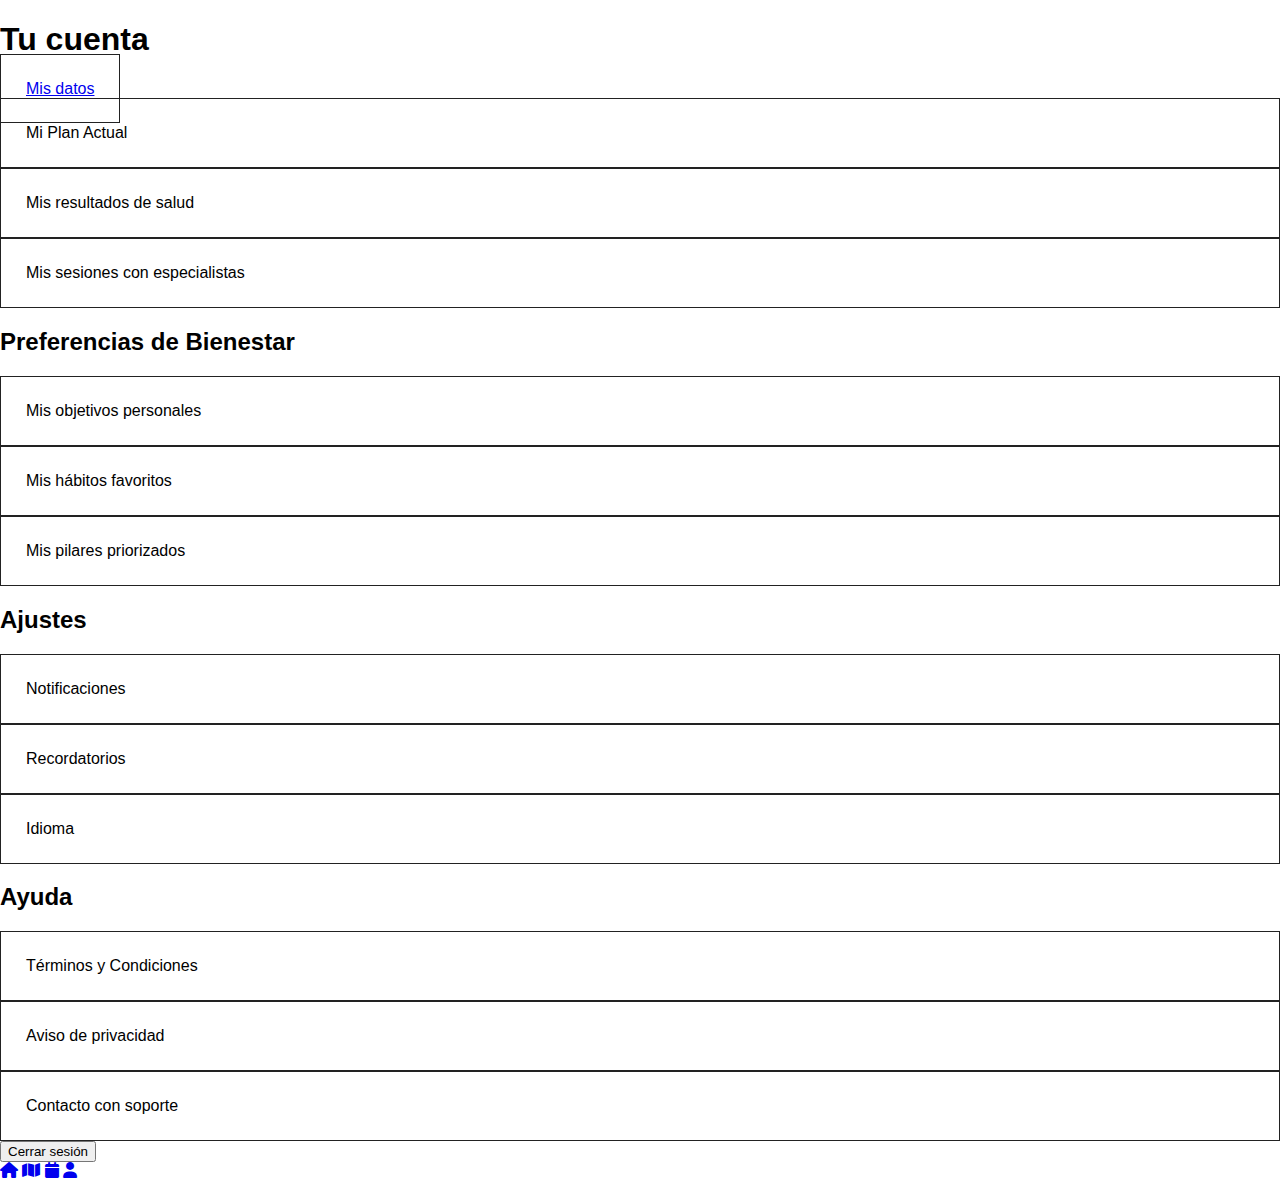
<file: panel_runners.html>
<!DOCTYPE html>
<html lang="es">
<head>
    <meta charset="UTF-8">
    <meta name="viewport" content="width=device-width, initial-scale=1.0">
    <title>RunnerApp - Perfil</title>
    <link rel="stylesheet" href="css/styles.css">
    <link rel="stylesheet" href="https://cdnjs.cloudflare.com/ajax/libs/font-awesome/6.0.0/css/all.min.css">
</head>
<body>

    <div class="mobile-container padding-bottom-nav">
        
        <h1 class="page-title">Tu cuenta</h1>

        <section class="menu-group">
            <a href="perfil.html" class="card menu-item link-no-style">Mis datos</a>
            
            <div class="card menu-item">Mi Plan Actual</div>
            <div class="card menu-item">Mis resultados de salud</div>
            <div class="card menu-item">Mis sesiones con especialistas</div>
        </section>

        <h2 class="section-title">Preferencias de Bienestar</h2>
        <section class="menu-group">
            <div class="card menu-item">Mis objetivos personales</div>
            <div class="card menu-item">Mis hábitos favoritos</div>
            <div class="card menu-item">Mis pilares priorizados</div>
        </section>

        <h2 class="section-title">Ajustes</h2>
        <section class="menu-group">
            <div class="card menu-item">Notificaciones</div>
            <div class="card menu-item">Recordatorios</div>
            <div class="card menu-item">Idioma</div>
        </section>

        <h2 class="section-title">Ayuda</h2>
        <section class="menu-group">
            <div class="card menu-item">Términos y Condiciones</div>
            <div class="card menu-item">Aviso de privacidad</div>
            <div class="card menu-item">Contacto con soporte</div>
        </section>

        <button class="btn-black">Cerrar sesión</button>

        <nav class="bottom-nav">
            <a href="index.html" class="active"><i class="fa-solid fa-house"></i></a>
            
            <a href="#"><i class="fa-solid fa-map"></i></a>
            <a href="#"><i class="fa-solid fa-calendar"></i></a>
            
            <a href="perfil.html"><i class="fa-solid fa-user"></i></a>
        </nav>

    </div>

</body>
</html>
</file>
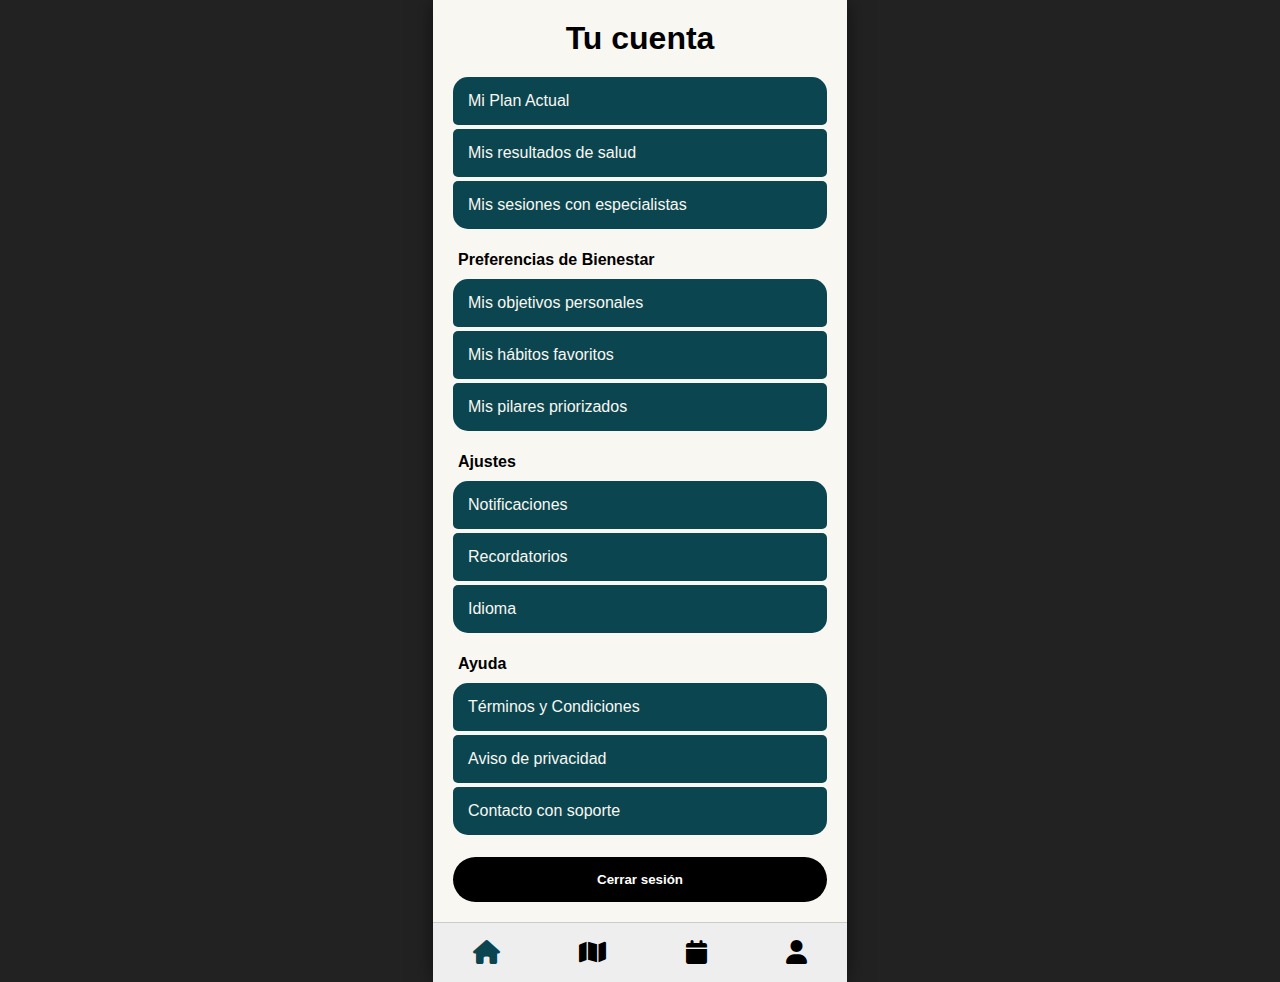
<file: app/panel_runners_app.html>
<!DOCTYPE html>
<html lang="es">
  <head>
    <meta charset="UTF-8" />
    <meta name="viewport" content="width=device-width, initial-scale=1.0" />
    <title>NextRun · Panel de runner</title>
    <link rel="stylesheet" href="../css/styles_app.css" />
    <link
      rel="icon"
      type="image/png"
      href="../media/favicon/favicon-96x96.png"
      sizes="96x96"
    />
    <link rel="icon" type="image/svg+xml" href="../media/favicon/favicon.svg" />
    <link rel="shortcut icon" href="../media/favicon/favicon.ico" />
    <link
      rel="apple-touch-icon"
      sizes="180x180"
      href="../media/favicon/apple-touch-icon.png"
    />
    <link rel="manifest" href="../media/favicon/manifest.json" />
    <link rel="preconnect" href="https://fonts.googleapis.com" />
    <link rel="preconnect" href="https://fonts.gstatic.com" crossorigin />
    <link
      href="https://fonts.googleapis.com/css2?family=BBH+Bartle&family=Inter:ital,opsz,wght@0,14..32,100..900;1,14..32,100..900&family=Space+Grotesk:wght@300..700&display=swap"
      rel="stylesheet"
    />
    <link
      rel="stylesheet"
      href="https://cdnjs.cloudflare.com/ajax/libs/font-awesome/6.0.0/css/all.min.css"
    />
  </head>
  <body>
    <div class="mobile-container padding-bottom-nav">
      <h1 class="page-title">Tu cuenta</h1>

      <section class="menu-group">
        <div class="card menu-item">Mi Plan Actual</div>
        <div class="card menu-item">Mis resultados de salud</div>
        <div class="card menu-item">Mis sesiones con especialistas</div>
      </section>

      <h2 class="section-title">Preferencias de Bienestar</h2>
      <section class="menu-group">
        <div class="card menu-item">Mis objetivos personales</div>
        <div class="card menu-item">Mis hábitos favoritos</div>
        <div class="card menu-item">Mis pilares priorizados</div>
      </section>

      <h2 class="section-title">Ajustes</h2>
      <section class="menu-group">
        <div class="card menu-item">Notificaciones</div>
        <div class="card menu-item">Recordatorios</div>
        <div class="card menu-item">Idioma</div>
      </section>

      <h2 class="section-title">Ayuda</h2>
      <section class="menu-group">
        <div class="card menu-item">Términos y Condiciones</div>
        <div class="card menu-item">Aviso de privacidad</div>
        <div class="card menu-item">Contacto con soporte</div>
      </section>

      <button class="btn-black">Cerrar sesión</button>

      <nav class="bottom-nav">
        <a href="index.html" class="active"
          ><i class="fa-solid fa-house"></i
        ></a>

        <a href="#"><i class="fa-solid fa-map"></i></a>
        <a href="#"><i class="fa-solid fa-calendar"></i></a>

        <a href="perfil_app.html"><i class="fa-solid fa-user"></i></a>
      </nav>
    </div>
  </body>
</html>
</file>
<file: css/styles.css>
/* VARIABLES GLOBALES */

:root {
  /* Tipografías */
  --font-primary: "Inter", sans-serif;
  --font-secondary: "Montserrat", sans-serif;
  --font-metric: "Space Grotesk", sans-serif;
  /* Pesos */
  --fw-light: 300;
  --fw-regular: 400;
  --fw-medium: 500;
  --fw-semibold: 600;
  --fw-bold: 700;
  /* Colores */
  --color-primary: #e6ff2b;
  --color-secondary: #0b4650;
  --color-neutral-light: #f9f7f2;
  --color-neutral-medium: #898a8d;
  --color-neutral-dark: #444444;
  /* Header móviles */
  --header-h: 76px;
}

*,
*::before,
*::after {
  box-sizing: border-box;
}

/* ESTILOS GLOBALES */

html,
body {
  font-family: var(--font-primary);
  font-optical-sizing: auto;
  font-style: normal;
  margin: 0;
  padding: 0;
  width: 100%;
  height: 100%;
  position: relative;
}

/* HEADER */

.site-header {
  box-sizing: border-box;
  width: min(1500px, calc(100% - 2rem));
  margin: 1rem auto;
  padding: 0.85rem 1rem;
  display: grid;
  grid-template-columns: auto 1fr;
  align-items: center;
  gap: 1rem;
  position: fixed;
  top: 0.75rem;
  left: 50%;
  transform: translateX(-50%);
  z-index: 1100;
  background: rgba(11, 70, 80, 0.35);
  backdrop-filter: blur(10px);
  -webkit-backdrop-filter: blur(10px);
  border: 1px solid rgba(249, 247, 242, 0.18);
  border-radius: 16px;
  box-shadow: 0 12px 28px rgba(0, 0, 0, 0.22);
}

.brand {
  display: inline-flex;
  align-items: center;
  text-decoration: none;
}

.brand__logo {
  height: 38px;
  width: auto;
  display: block;
}

.nav {
  display: grid;
  grid-template-columns: 1fr auto;
  align-items: center;
}

.menu {
  justify-self: center;
  list-style: none;
  margin: 0;
  padding: 0;
  display: flex;
  align-items: center;
  gap: 1.6rem;
}

.menu a {
  text-decoration: none;
  color: var(--color-neutral-light);
  font-family: var(--font-secondary);
  font-weight: var(--fw-semibold);
  letter-spacing: 0.04em;
  font-size: 0.95rem;
  transition: color 0.2s ease, opacity 0.2s ease;
}

.menu a:hover {
  color: var(--color-primary);
}

.profile-icon {
  margin-left: auto;
  color: var(--color-neutral-light);
  font-size: 1.2rem;
  text-decoration: none;
  transition: color 0.2s ease;
}

.profile-icon:hover {
  color: var(--color-primary);
}

.menulink--profile-mobile {
  display: none;
}

.burger {
  display: none;
  align-items: center;
  justify-content: center;
  width: 44px;
  height: 44px;
  border-radius: 12px;
  border: 5px solid rgba(249, 247, 242, 0.18);
  background: rgba(11, 70, 80, 0.22);
  color: var(--color-neutral-light);
  cursor: pointer;
  transition: border-color 0.2s ease, transform 0.15s ease;
}

.burger:hover {
  border-color: rgba(230, 255, 43, 0.55);
}

.burger:active {
  transform: scale(0.98);
}

/* HERO */

.hero {
  position: relative;
  inset: 0;
  margin: 0;
  width: 100%;
  height: 100svh;
  overflow: hidden;
  z-index: 0;
}

.hero__video {
  position: absolute;
  inset: 0;
  width: 100%;
  height: 100%;
  object-fit: cover;
  object-position: center;
}

/* BIENVENIDA */

.welcome {
  width: min(1500px, calc(100% - 2rem));
  margin: 1.25rem auto 0;
  padding: 1.25rem 1rem;
}

.welcome__wrap {
  display: grid;
  grid-template-columns: 1.25fr 0.75fr;
  gap: 1.25rem;
  align-items: start;
}

.welcome__title {
  margin: 0 0 2rem;
  font-family: var(--font-secondary);
  font-weight: var(--fw-bold);
  letter-spacing: 0.02em;
  color: var(--color-secondary);
  font-size: clamp(1.2rem, 3vw, 2.4rem);
}

.welcome__text p {
  margin: 0 0 1rem;
  font-family: var(--font-primary);
  font-weight: var(--fw-regular);
  color: var(--color-secondary);
  line-height: 1.7;
  text-align: justify;
  hyphens: auto;
  text-justify: inter-word;
}

.welcome__media {
  margin: 0;
  display: flex;
  justify-content: flex-end;
}

.welcome__img {
  width: min(420px, 100%);
  height: auto;
  object-fit: contain;
  object-position: center;
  border-radius: 18px;
  box-shadow: 0 12px 28px rgba(0, 0, 0, 0.25);
  display: block;
}

/* TARJETAS DESPLEGABLES */

.section-cards {
  width: min(1500px, calc(100% - 2rem));
  margin: 1.25rem auto 0;
  padding: 1.25rem 1rem 2rem;
}

.cards-grid.event-grid {
  display: grid;
  grid-template-columns: repeat(2, minmax(0, 1fr));
  gap: 1.25rem;
  align-items: start;
}

.event-card {
  background: var(--color-secondary);
  border: 1px solid rgba(249, 247, 242, 0.18);
  border-radius: 16px;
  overflow: hidden;
  box-shadow: 0 12px 24px rgba(0, 0, 0, 0.18);
  transition: transform 0.2s ease, border-color 0.2s ease, box-shadow 0.2s ease;
}

.event-card.is-open {
  transform: scale(1.02);
  border-color: var(--color-primary);
  box-shadow: 0 16px 28px rgba(0, 0, 0, 0.24);
}

.event-toggle {
  width: 100%;
  display: flex;
  flex-direction: column;
  align-items: stretch;
  padding: 0;
  background: transparent;
  border: 0;
  color: var(--color-neutral-light);
  cursor: pointer;
  text-align: left;
  position: relative;
}

.event-image {
  width: 100%;
  height: 220px;
  object-fit: cover;
  display: block;
}

.event-title {
  margin: 0.9rem 1.1rem 0.9rem;
  font-family: var(--font-secondary);
  font-weight: var(--fw-bold);
  letter-spacing: 0.04em;
  color: var(--color-primary);
  font-size: clamp(1.1rem, 2.2vw, 1.4rem);
}

.event-icon {
  position: absolute;
  top: 12px;
  right: 12px;
  font-size: 1.4rem;
  color: var(--color-primary);
  opacity: 0.95;
  transition: transform 0.2s ease;
}

.event-card.is-open .event-icon {
  transform: rotate(45deg);
}

.event-panel {
  padding: 0 1.2rem 1.4rem;
  color: var(--color-neutral-light);
}

.event-panel p {
  margin: 0;
  font-family: var(--font-primary);
  font-weight: var(--fw-regular);
  color: var(--color-neutral-light);
  line-height: 1.7;
  text-align: justify;
  hyphens: auto;
  opacity: 0.95;
}

.event-panel p.event-meta,
.event-meta {
  font-family: var(--font-metric);
  font-weight: var(--fw-medium);
  letter-spacing: 0.01em;
  font-variant-numeric: tabular-nums;
  margin: 0.6rem 0;
  color: var(--color-primary);
  border-top: 1px solid var(--color-primary);
  padding: 1rem 0 0;
}

.event-meta strong {
  font-weight: var(--fw-semibold);
}

/* SLIDESHOW - TOP RUNNERS */

.section-toprunners {
  width: min(1500px, calc(100% - 2rem));
  margin: 1.25rem auto 0;
  padding: 1.25rem 1rem 2rem;
}

.toprunners-slideshow .slideshow-container {
  position: relative;
  max-width: 1100px;
  margin: 0 auto;
  border-radius: 16px;
  overflow: visible;
}

.toprunners-slideshow .viewport {
  position: relative;
  width: 100%;
  aspect-ratio: 16 / 9;
  overflow: hidden;
}

.toprunners-slideshow .runnerSlide {
  position: absolute;
  inset: 0;
  display: none;
}

.toprunners-slideshow .runnerSlide img {
  width: 100%;
  height: 100%;
  object-fit: cover;
  display: block;
}

.toprunners-slideshow .caption {
  position: absolute;
  left: 0;
  right: 0;
  bottom: 0;
  padding: 0.9rem 1rem;
  text-align: center;
  font-family: var(--font-secondary);
  font-weight: var(--fw-bold);
  letter-spacing: 0.06em;
  color: var(--color-neutral-light);
  background: rgba(11, 70, 80, 0.25);
  backdrop-filter: blur(6px);
}

.toprunners-slideshow .caption .time {
  font-family: var(--font-metric);
  font-weight: var(--fw-medium);
  font-variant-numeric: tabular-nums;
  margin-left: 1.5rem;
}

.toprunners-slideshow .prev,
.toprunners-slideshow .next {
  cursor: pointer;
  position: absolute;
  top: 50%;
  transform: translateY(-50%);
  padding: 0.6rem 0.8rem;
  font-weight: 700;
  font-size: 1.8rem;
  user-select: none;
  border-radius: 12px;
  color: var(--color-neutral-light);
  background-color: rgba(48, 61, 12, 0.48);
  border: 1px solid rgba(249, 247, 242, 0.18);
  transition: background-color 0.2s ease, color 0.2s ease;
}

.toprunners-slideshow .prev {
  left: -2.5rem;
}

.toprunners-slideshow .next {
  right: -2.5rem;
}

.toprunners-slideshow .prev:hover,
.toprunners-slideshow .next:hover {
  color: var(--color-primary);
  background-color: rgba(11, 70, 80, 0.65);
}

.toprunners-slideshow .dots {
  text-align: center;
  margin-top: 0.9rem;
}

.toprunners-slideshow .dot {
  cursor: pointer;
  height: 10px;
  width: 10px;
  margin: 0 4px;
  background-color: var(--color-neutral-medium);
  border-radius: 50%;
  display: inline-block;
  transition: transform 0.2s ease, background-color 0.2s ease;
}

.toprunners-slideshow .dot:hover {
  transform: scale(1.2);
}

.toprunners-slideshow .dot.active {
  background-color: var(--color-secondary);
}

.toprunners-slideshow .fade {
  animation: runnerFade 0.6s ease;
}

@keyframes runnerFade {
  from {
    opacity: 0.3;
  }
  to {
    opacity: 1;
  }
}

/* FORMULARIO */

.signup {
  width: min(820px, calc(100% - 2rem));
  margin: 2rem auto 0;
  padding: 0 1rem 3rem;
}

.signup__card {
  background: var(--color-secondary);
  color: var(--color-primary);
  border: 1px solid rgba(11, 70, 80, 0.15);
  border-radius: 18px;
  box-shadow: 0 12px 28px rgba(0, 0, 0, 0.14);
  padding: clamp(1rem, 3vw, 2rem);
}

.btn {
  display: inline-flex;
  align-items: center;
  justify-content: center;
  gap: 0.6rem;
  width: 100%;
  height: 52px;
  border-radius: 14px;
  border: 1px solid transparent;
  cursor: pointer;
  font-family: var(--font-primary);
  font-weight: var(--fw-bold);
  letter-spacing: 0.02em;
  transition: transform 0.1s ease, background-color 0.2s ease, color 0.2s ease,
    border-color 0.2s ease;
}

.btn:active {
  transform: scale(0.98);
}

.btn-google {
  background: #fff;
  color: #1f1f1f;
  border: 1px solid rgba(0, 0, 0, 0.12);
  margin-bottom: 1rem;
}

.btn-google i {
  font-size: 1.1rem;
}

.btn-primary {
  background: var(--color-secondary);
  color: var(--color-neutral-light);
  border: 1px solid rgba(11, 70, 80, 0.35);
}

.btn-primary:hover {
  background: #0e5560;
  border-color: rgba(11, 70, 80, 0.55);
}

.btn-primary:disabled {
  opacity: 0.6;
  cursor: not-allowed;
}

.signup__divider {
  display: grid;
  grid-template-columns: 1fr auto 1fr;
  align-items: center;
  gap: 0.8rem;
  margin: 0.6rem 0 1rem;
}

.signup__divider .line {
  height: 1px;
  background: rgba(11, 70, 80, 0.35);
}

.signup__divider .or {
  font-family: var(--font-primary);
  font-weight: var(--fw-bold);
  color: var(--color-secondary);
  opacity: 0.9;
}

.signup__form {
  display: grid;
  gap: 0.9rem;
  margin-top: 0.2rem;
}

.field label {
  display: block;
  margin: 0 0 0.35rem;
  font-family: var(--font-primary);
  font-weight: var(--fw-semibold);
}

.field input[type="email"],
.field input[type="text"],
.field input[type="password"] {
  appearance: none;
  width: 100%;
  height: 46px;
  padding: 0 0.9rem;
  border-radius: 12px;
  border: 1px solid rgba(11, 70, 80, 0.25);
  background: #fff;
  color: #1f1f1f;
  font-family: var(--font-primary);
  font-size: 1rem;
  transition: border-color 0.2s ease, box-shadow 0.2s ease;
}

.field input::placeholder {
  color: #9aa0a6;
}

.field input:focus {
  outline: none;
  box-shadow: 0 0 0 3px rgba(0, 0, 0, 0.15);
}

.password {
  position: relative;
}

.password__toggle {
  position: absolute;
  right: 8px;
  top: 50%;
  transform: translateY(-50%);
  height: 36px;
  width: 36px;
  border: 0;
  background: transparent;
  color: var(--color-secondary);
  display: inline-flex;
  align-items: center;
  justify-content: center;
  cursor: pointer;
  border-radius: 8px;
}

.password__toggle:hover {
  color: #0e5560;
}

.password__toggle:focus-visible {
  outline: 2px solid var(--color-primary);
  outline-offset: 2px;
}

.help {
  margin: 0.35rem 0 0;
  font-size: 0.9rem;
  opacity: 0.8;
}

.field__error {
  margin: 0.25rem 0 0;
  font-size: 0.9rem;
  color: #ff7474;
}

.signup__login {
  margin: 1rem 0 0;
  text-align: center;
  font-family: var(--font-primary);
}

.signup__login a {
  color: var(--color-secondary);
  font-weight: var(--fw-semibold);
  text-decoration: underline;
}

.signup .metric {
  font-family: var(--font-metric);
}

.signup__card .welcome__title {
  text-align: center;
  margin: 0 0 2rem;
}

/* SECCIÓN DESCARGA APP */

.app-download {
  width: min(1500px, calc(100% - 2rem));
  margin: 2.25rem auto 0;
  padding: 0 1rem 3rem;
}

.app-download__wrap {
  display: grid;
  gap: 1.25rem;
}

.app-download__title {
  margin: 0 0 0.75rem;
  font-family: var(--font-secondary);
  font-weight: var(--fw-bold);
  letter-spacing: 0.02em;
  color: var(--color-secondary);
  font-size: clamp(1.2rem, 3vw, 2.2rem);
}

.app-download__row {
  display: grid;
  grid-template-columns: minmax(0, 1fr) auto auto;
  gap: clamp(1rem, 3vw, 2.25rem);
  align-items: center;
}

.app-download__mockup {
  margin: 0;
}

.app-download__mockup-img {
  width: min(700px, 100%);
  height: auto;
  display: block;
  object-fit: contain;
  box-shadow: 0 12px 28px rgba(0, 0, 0, 0.16);
}

.app-download__stores {
  display: grid;
  gap: 1rem;
  align-content: center;
  justify-items: center;
  width: 260px;
}

.store-badge {
  display: inline-flex;
  align-items: center;
  justify-content: center;
  text-decoration: none;
  border-radius: 14px;
  overflow: hidden;
  transition: transform 0.12s ease, filter 0.2s ease, opacity 0.2s ease;
}

.store-badge:hover {
  transform: translateY(-1px);
  filter: brightness(0.98);
}

.store-badge:active {
  transform: translateY(0);
  opacity: 0.95;
}

.store-badge__img {
  width: 100%;
  height: 56px;
  object-fit: contain;
  display: block;
}

.app-download__qr {
  width: 250px;
  display: grid;
  place-items: center;
}

.app-download__qr-img {
  width: 100%;
  height: auto;
  display: block;
  object-fit: contain;
}

/* FOOTER */

.site-footer {
  background: var(--color-secondary);
  color: var(--color-neutral-light);
  margin-top: 2rem;
}

.footer__wrap {
  width: min(1500px, calc(100% - 2rem));
  margin: 0 auto;
  padding: 6rem 1rem 2.2rem;
  display: grid;
  gap: 2rem;
  place-items: center;
}

.sponsor-grid {
  list-style: none;
  padding: 0;
  margin: 0;
  display: grid;
  grid-template-columns: repeat(3, minmax(0, 1fr));
  gap: 1.25rem 1.75rem;
  width: min(900px, 100%);
  align-items: center;
  justify-items: center;
}

.sponsor-item a {
  display: inline-flex;
  align-items: center;
  justify-content: center;
}

.sponsor-item img {
  display: block;
  width: auto;
  height: 46px;
  object-fit: contain;
  filter: drop-shadow(0 4px 10px rgba(0, 0, 0, 0.15));
  transition: transform 0.2s ease, filter 0.2s ease, opacity 0.2s ease;
  opacity: 0.95;
}

.sponsor-item img:hover {
  transform: translateY(-2px);
  filter: drop-shadow(0 6px 14px rgba(0, 0, 0, 0.22));
  opacity: 1;
}

.footer__brand {
  display: grid;
  place-items: center;
}

.sponsor-grid .sponsor-item:first-child img {
  height: 36px;
}

.footer__logo {
  width: min(150px, 48vw);
  height: auto;
  display: block;
  filter: drop-shadow(0 10px 24px rgba(0, 0, 0, 0.28));
}

.footer__social {
  display: flex;
  gap: 1.25rem;
  align-items: center;
  justify-content: center;
}

.social-link {
  width: 46px;
  height: 46px;
  display: inline-flex;
  align-items: center;
  justify-content: center;
  color: var(--color-neutral-light);
  border: 5px solid rgba(249, 247, 242, 0.18);
  border-radius: 12px;
  background: rgba(11, 70, 80, 0.22);
  transition: color 0.2s ease, background-color 0.2s ease, transform 0.1s ease,
    border-color 0.2s ease;
  text-decoration: none;
}

.social-link i {
  font-size: 1.25rem;
}

.social-link:hover {
  color: var(--color-primary);
  border-color: rgba(230, 255, 43, 0.55);
  transform: translateY(-1px);
}

.footer__copy {
  margin: 0.5rem 0 0;
  font-family: var(--font-primary);
  font-weight: var(--fw-medium);
  letter-spacing: 0.02em;
  opacity: 0.9;
  text-align: center;
  font-size: 0.95rem;
}

.visually-hidden {
  position: absolute !important;
  height: 1px;
  width: 1px;
  overflow: hidden;
  clip: rect(1px, 1px, 1px, 1px);
  white-space: nowrap;
}

/* SECCIÓN CORREDORES */

.page--community {
  padding-top: calc(var(--header-h, 80px) + 28px);
}

.community__wrap {
  width: min(1200px, calc(100% - 48px));
  margin: 0 auto;
}

.community__title {
  margin: 0 0 14px;
  margin-top: 2rem;
  font-family: var(--font-secondary);
  font-weight: var(--fw-bold);
  letter-spacing: 0.02em;
  color: var(--color-secondary);
}

.community__search {
  display: flex;
  align-items: center;
  gap: 10px;
  background: #e9e9e9;
  border-radius: 999px;
  padding: 10px 14px;
  margin-bottom: 12px;
}

.community__search input {
  border: 0;
  outline: 0;
  background: transparent;
  width: 100%;
  font: inherit;
}

.community__filters {
  display: flex;
  justify-content: center;
  gap: 14px;
  flex-wrap: wrap;
  margin-bottom: 24px;
}

.chip {
  border: 0;
  background: #2a3a3c;
  color: var(--color-neutral-dark);
  padding: 12px 20px;
  border-radius: 14px;
  cursor: pointer;
  opacity: 0.95;
  font-size: 0.8rem;
  font-weight: 600;
}

.chip.is-active {
  background: #d7ff3f;
  color: #111;
  opacity: 1;
}

.community__status {
  font-size: 0.9rem;
  color: var(--color-neutral-medium);
  margin-top: 6px;
}

.grid {
  display: grid;
  gap: 18px;
  grid-template-columns: repeat(4, minmax(0, 1fr));
  padding-bottom: 40px;
}

/* Cards */
.runner-card {
  border-radius: 16px;
  background: #fff;
  overflow: hidden;
  box-shadow: 0 10px 26px rgba(0, 0, 0, 0.08);
}

.runner-card__top {
  height: 68px;
  background: var(--color-secondary);
}

.runner-card__body {
  padding: 14px;
  text-align: center;
  margin-top: -34px;
}

.runner-avatar {
  width: 76px;
  height: 76px;
  border-radius: 50%;
  border: 4px solid #fff;
  object-fit: cover;
}

.runner-name {
  margin: 10px 0 2px;
  font-weight: 800;
  color: var(--bg-sidebar);
}

.runner-handle {
  margin: 0 0 10px;
  opacity: 0.7;
  font-size: 0.92rem;
  color: var(--bg-sidebar);
}

.runner-stats {
  display: flex;
  justify-content: center;
  gap: 18px;
  margin-bottom: 12px;
}

.runner-stats span {
  display: inline-flex;
  align-items: center;
  gap: 6px;
  font-weight: 700;
  color: var(--bg-sidebar);
}

.runner-btn {
  width: 100%;
  border: 0;
  border-radius: 12px;
  padding: 10px 12px;
  background: var(--color-primary);
  color: var(--color-neutral-dark);
  font-weight: 800;
  cursor: pointer;
}

.runner-card {
  position: relative;
}

.runner-follow {
  position: absolute;
  top: 14px;
  right: 14px;
  z-index: 3;

  border: 0;
  border-radius: 999px;
  padding: 7px 14px;

  font-size: 0.78rem;
  font-weight: 800;
  cursor: pointer;

  background: rgba(255, 255, 255, 0.92);
  color: var(--color-secondary);
  box-shadow: 0 10px 22px rgba(0, 0, 0, 0.18);

  transition: transform 0.15s ease, background 0.15s ease;
}

.runner-follow:hover {
  transform: translateY(-1px);
  background: var(--color-primary);
  color: #111;
}

.runner-follow.is-following {
  background: var(--color-primary);
  color: var(--font-primary);
}

/* ACTIVIDAD RECIENTE */

.activity {
  margin: 26px 0 18px;
}

.activity__head {
  display: flex;
  align-items: baseline;
  justify-content: space-between;
  gap: 16px;
  margin-bottom: 12px;
}

.activity__title {
  margin: 0;
  font-family: var(--font-secondary);
  font-size: 1.6rem;
  letter-spacing: 0.02em;
}

.activity__subtitle {
  margin: 0;
  color: var(--color-neutral-medium);
  font-size: 0.95rem;
}

.activity-ticker__viewport {
  position: relative;
  height: 240px;
  overflow: hidden;
  border-radius: 18px;
  background: #fff;
  box-shadow: 0 10px 26px rgba(0, 0, 0, 0.06);
  padding: 14px;
}

.activity-ticker__viewport::before,
.activity-ticker__viewport::after {
  content: "";
  position: absolute;
  left: 0;
  right: 0;
  height: 52px;
  z-index: 5;
  pointer-events: none;
}

.activity-ticker__viewport::before {
  top: 0;
  background: linear-gradient(to bottom, #fff, rgba(255, 255, 255, 0));
}

.activity-ticker__viewport::after {
  bottom: 0;
  background: linear-gradient(to top, #fff, rgba(255, 255, 255, 0));
}

.activity__list {
  display: grid;
  gap: 12px;
  will-change: transform;
}

.activity__list.is-animated {
  animation: activity-scroll var(--ticker-duration, 18s) linear infinite;
}

.activity-ticker__viewport:hover .activity__list.is-animated {
  animation-play-state: paused;
}

@media (prefers-reduced-motion: reduce) {
  .activity__list.is-animated {
    animation: none !important;
  }
}

@keyframes activity-scroll {
  from {
    transform: translateY(0);
  }
  to {
    transform: translateY(calc(-1 * var(--ticker-shift, 0px)));
  }
}

.activity-item {
  display: grid;
  grid-template-columns: 42px 1fr auto;
  align-items: center;
  gap: 12px;
  padding: 10px 12px;
  border-radius: 14px;
  background: #f6f6f6;
}

.activity-avatar {
  width: 42px;
  height: 42px;
  border-radius: 999px;
  object-fit: cover;
  border: 2px solid #fff;
}

.activity-main {
  min-width: 0;
}

.activity-text {
  margin: 0;
  color: var(--bg-sidebar);
  font-weight: 700;
  line-height: 1.15;
  font-size: 0.95rem;
}

.activity-text span {
  font-weight: 800;
}

.activity-meta {
  margin: 4px 0 0;
  color: var(--color-neutral-medium);
  font-size: 0.82rem;
}

.activity-pill {
  font-size: 0.78rem;
  font-weight: 800;
  padding: 8px 10px;
  border-radius: 999px;
  background: var(--color-secondary);
  color: #fff;
  white-space: nowrap;
}

.activity-pill.is-pr {
  background: var(--color-primary);
  color: #111;
}

/* PERFIL */

.page-profile {
  padding-top: 70px;
  min-height: 100vh;
  background-color: var(--bg-light);
}

.profile-layout {
  display: flex;
  min-height: calc(100vh - 70px);
  max-width: 1500px;
  margin: 0 auto;
}

.profile-sidebar {
  width: 280px;
  background: var(--bg-card);
  padding: 30px 20px;
  display: flex;
  flex-direction: column;
  border-right: 1px solid rgba(0, 0, 0, 0.05);
}

.user-mini-card {
  text-align: center;
  margin-bottom: 40px;
}

.user-mini-card img {
  width: 100px;
  height: 100px;
  border-radius: 50%;
  border: 4px solid var(--accent);
  margin-bottom: 15px;
  object-fit: cover;
}

.user-mini-card h3 {
  color: var(--primary);
  font-weight: 700;
  font-size: 1.4rem;
  margin: 0;
}

.user-mini-card p {
  color: #888;
  font-size: 0.9rem;
}

.profile-menu a,
.btn-logout {
  display: flex;
  align-items: center;
  gap: 12px;
  padding: 14px 18px;
  color: var(--text-dark);
  text-decoration: none;
  border-radius: var(--radius);
  margin-bottom: 8px;
  font-weight: 600;
  transition: all 0.2s ease;
  width: 100%;
  border: none;
  background: transparent;
  font-size: 1rem;
  cursor: pointer;
  text-align: left;
  font-family: "Montserrat", sans-serif;
}

.profile-menu a:hover,
.profile-menu a.active {
  background: rgba(15, 61, 70, 0.05);
  color: var(--primary);
}

.btn-logout {
  margin-top: auto;
  color: #b91c1c;
}

.btn-logout:hover {
  background: #fef2f2;
}

.profile-content {
  flex: 1;
  padding: 40px;
  background: #f8fafc;
}

.dashboard-header {
  margin-bottom: 30px;
}

.dashboard-header h1 {
  color: var(--primary);
  font-weight: 800;
  text-transform: uppercase;
  margin-bottom: 5px;
}

.stats-row {
  display: grid;
  grid-template-columns: 1.2fr 0.8fr;
  gap: 20px;
  margin-bottom: 25px;
}

.stat-card {
  background: var(--bg-card);
  padding: 25px;
  border-radius: 18px;
  box-shadow: var(--shadow);
  display: flex;
  flex-direction: column;
}

.stat-card.dark {
  background: var(--primary);
  color: #fff;
}

.stat-card.dark h4 {
  color: var(--accent);
  margin-bottom: 15px;
  display: flex;
  align-items: center;
  gap: 10px;
}

.mini-stats {
  display: flex;
  justify-content: space-around;
  align-items: center;
  height: 100%;
}

.mini-stat {
  text-align: center;
}

.mini-stat .val {
  display: block;
  font-size: 2rem;
  font-weight: 800;
  color: var(--primary);
}

.mini-stat .lbl {
  color: #999;
  font-size: 0.75rem;
  text-transform: uppercase;
  letter-spacing: 1px;
  font-weight: 600;
}

.charts-row {
  display: flex;
  gap: 20px;
  flex-wrap: wrap;
}

.chart-container {
  background: var(--bg-card);
  padding: 25px;
  border-radius: 18px;
  box-shadow: var(--shadow);
  display: flex;
  flex-direction: column;
  min-height: 320px;
}

.chart-container:not(.donut-container) {
  flex: 2;
  min-width: 300px;
}

.donut-container {
  flex: 1;
  min-width: 250px;
}

.chart-container h4 {
  color: var(--primary);
  margin-bottom: 20px;
  text-transform: uppercase;
  font-size: 0.9rem;
  font-weight: 700;
  letter-spacing: 0.05em;
}

.chart-wrapper {
  position: relative;
  flex: 1;
  width: 100%;
}

.donut-chart-wrapper {
  position: relative;
  flex: 1;
  display: flex;
  justify-content: center;
  align-items: center;
  max-height: 220px;
}

.donut-center {
  position: absolute;
  top: 50%;
  left: 50%;
  transform: translate(-50%, -50%);
  font-size: 2rem;
  font-weight: 800;
  color: var(--primary);
}

.dashboard-wrapper {
  display: flex;
  min-height: 100vh;
}
.main-content {
  flex: 1;
  padding: 40px;
  max-width: calc(100% - 360px);
}

/* Bloques */
.content-block {
  margin-bottom: 30px;
}
.block-title {
  font-size: 1.1rem;
  text-transform: uppercase;
  color: var(--text-low);
  margin-bottom: 15px;
}

.stats-activity-row {
  display: flex;
  gap: 20px;
  align-items: stretch;
}
.flex-1 {
  flex: 1;
  display: flex;
  flex-direction: column;
}

.card-dark {
  background-color: var(--bg-card);
  border-radius: 18px;
  padding: 25px;
  flex: 1;
  display: flex;
  flex-direction: column;
  transition: 0.3s;
}
.hover-effect:hover {
  transform: translateY(-5px);
  border: 1px solid var(--accent);
}

.activity-layout {
  display: flex;
  flex-direction: row;
  align-items: center;
  justify-content: space-between;
  height: 100%;
  gap: 20px;
}
.circle-progress-wrapper {
  position: relative;
  width: 140px;
  height: 140px;
  flex-shrink: 0;
}
.circle-text {
  position: absolute;
  top: 50%;
  left: 50%;
  transform: translate(-50%, -50%);
  text-align: center;
}
.p-big {
  display: block;
  font-size: 1.6rem;
  font-weight: bold;
}

.detailed-list {
  list-style: none;
  flex: 1;
  display: flex;
  flex-direction: column;
  gap: 12px;
}
.detailed-list li {
  display: flex;
  align-items: center;
  gap: 10px;
  font-size: 0.95rem;
}
.detailed-list li i {
  color: var(--accent);
  width: 20px;
}

/* Gráficos */

.canvas-holder {
  position: relative;
  flex: 1;
  min-height: 200px;
}

/* Retos activos */

.challenges-layout {
  display: grid;
  grid-template-columns: 1fr 1fr;
  gap: 20px;
}
.challenge-card {
  flex-direction: row;
  align-items: center;
  gap: 20px;
}
.ch-icon {
  font-size: 1.5rem;
  color: var(--accent);
}
.ch-content {
  flex: 1;
}
.ch-days {
  font-size: 0.75rem;
  color: var(--text-low);
}
.ch-title {
  font-weight: bold;
  margin: 4px 0;
}
.ch-progress-bar {
  background: #444;
  height: 6px;
  border-radius: 10px;
  overflow: hidden;
}
.ch-progress-bar .fill {
  background: var(--accent);
  height: 100%;
}
.ch-percent {
  font-weight: bold;
  color: var(--accent);
}

/* Sidebar */

.avatar-frame {
  width: 120px;
  height: 120px;
  border-radius: 50%;
  border: 3px solid var(--accent);
  margin: 0 auto 15px;
  overflow: hidden;
}
.avatar-frame img {
  width: 100%;
  height: 100%;
  object-fit: cover;
}
.biometrics-grid {
  display: grid;
  grid-template-columns: repeat(3, 1fr);
  gap: 10px;
  margin: 20px 0;
}
.bio-card {
  background: #333;
  padding: 10px;
  border-radius: 10px;
}
.bio-card span {
  display: block;
  font-size: 0.7rem;
  color: var(--text-low);
}

/* Calendario */

.calendar-grid {
  display: grid;
  grid-template-columns: repeat(7, 1fr);
  gap: 5px;
  margin-top: 10px;
}
.calendar-grid span {
  font-size: 0.8rem;
  padding: 5px;
}
.race-day {
  background: var(--accent);
  color: #000;
  border-radius: 4px;
  font-weight: bold;
}

.dashboard-wrapper {
  display: flex;
  min-height: 100vh;
}
.main-content {
  flex: 1;
  padding: 40px;
  max-width: calc(100% - 360px);
}

.main-header h1 {
  font-size: 2.2rem;
  margin-bottom: 5px;
}
.main-header p {
  color: var(--text-low);
  margin-bottom: 40px;
}
.block-title {
  font-size: 0.9rem;
  text-transform: uppercase;
  color: var(--text-low);
  letter-spacing: 1px;
  margin-bottom: 20px;
}

.card {
  background: var(--bg-card);
  border-radius: 20px;
  padding: 30px;
  transition: 0.3s ease;
}
.card-dark {
  border: 1px solid #222;
}

.hover-effect:hover {
  transform: translateY(-5px);
  border-color: var(--accent);
  box-shadow: 0 10px 30px rgba(0, 0, 0, 0.5);
}

/* Mini Cards */

.mini-cards-grid {
  display: flex;
  flex-direction: column;
  gap: 15px;
}
.mini-card {
  background: var(--bg-card);
  padding: 20px;
  border-radius: 15px;
  display: flex;
  align-items: center;
  gap: 20px;
  border: 1px solid #222;
}
.mini-card i {
  font-size: 1.5rem;
  color: var(--accent);
}

/* Stats & Activity */

.stats-activity-row {
  display: flex;
  gap: 20px;
  align-items: stretch;
  margin-bottom: 40px;
}
.flex-1 {
  flex: 1;
  display: flex;
  flex-direction: column;
}
.flex-1 .card {
  flex: 1;
}

.activity-split {
  display: flex;
  align-items: center;
  gap: 30px;
  height: 100%;
}
.chart-circle {
  position: relative;
  width: 140px;
  flex-shrink: 0;
}
.circle-label {
  position: absolute;
  top: 50%;
  left: 50%;
  transform: translate(-50%, -50%);
  text-align: center;
}
.circle-label strong {
  display: block;
  font-size: 1.5rem;
}

.activity-info {
  list-style: none;
  flex: 1;
  display: flex;
  flex-direction: column;
  gap: 15px;
}
.activity-info li {
  font-size: 0.95rem;
  display: flex;
  align-items: center;
  gap: 10px;
}
.activity-info li span {
  color: var(--text-low);
  margin-left: auto;
}

/* Retos */

.challenges-grid {
  display: grid;
  grid-template-columns: 1fr 1fr;
  gap: 20px;
}
.challenge-card {
  display: flex;
  align-items: center;
  gap: 20px;
  padding: 20px;
}
.ch-icon {
  font-size: 1.8rem;
  color: var(--accent);
}
.ch-info {
  flex: 1;
}
.ch-info strong {
  display: block;
  margin: 5px 0 10px;
}
.progress-bar {
  background: #333;
  height: 8px;
  border-radius: 10px;
  overflow: hidden;
}
.fill {
  background: var(--accent);
  height: 100%;
}
.ch-stat {
  font-weight: bold;
  color: var(--accent);
  font-size: 1.2rem;
}

/* Sidebar */

.avatar-circle {
  width: 130px;
  height: 130px;
  border-radius: 50%;
  border: 3px solid var(--accent);
  margin: 0 auto 20px;
  overflow: hidden;
}
.avatar-circle img {
  width: 100%;
  height: 100%;
  object-fit: cover;
}
.bio-grid {
  display: grid;
  grid-template-columns: repeat(3, 1fr);
  gap: 10px;
  margin: 30px 0;
}
.bio-box {
  background: #1a1a1a;
  padding: 15px 5px;
  border-radius: 12px;
}
.calendar-grid {
  display: grid;
  grid-template-columns: repeat(7, 1fr);
  gap: 5px;
  margin-top: 15px;
}

.dashboard-wrapper {
  display: flex;
  min-height: 100vh;
}
.main-content {
  flex: 1;
  padding: 40px;
  max-width: calc(100% - 360px);
}

.main-header h1 {
  font-size: 2.2rem;
  margin-bottom: 5px;
}
.main-header p {
  color: var(--text-low);
  margin-bottom: 35px;
}
.block-title {
  font-size: 0.9rem;
  text-transform: uppercase;
  color: var(--text-low);
  letter-spacing: 1px;
  margin-bottom: 15px;
}
.content-block {
  margin-bottom: 35px;
}

.hero-card {
  background: linear-gradient(145deg, #2a2a2a, #1a1a1a);
  border-radius: 25px;
  padding: 30px;
  display: flex;
  flex-direction: column;
  justify-content: space-between;
  border: 1px solid #333;
  position: relative;
  overflow: hidden;
}

.hero-card::after {
  content: "";
  position: absolute;
  top: -50%;
  right: -50%;
  width: 100%;
  height: 100%;
  background: radial-gradient(
    circle,
    rgba(212, 241, 78, 0.1) 0%,
    rgba(0, 0, 0, 0) 70%
  );
  transform: rotate(45deg);
  pointer-events: none;
}

.hero-icon {
  font-size: 2rem;
  color: var(--accent);
  margin-bottom: 15px;
}

.hero-data {
  margin-bottom: 25px;
}

.hero-label {
  display: block;
  color: var(--text-low);
  font-size: 1.1rem;
  margin-bottom: 5px;
}

.hero-value {
  font-size: 3.5rem;
  font-weight: 800;
  color: var(--text-high);
  line-height: 1;
}

.hero-value small {
  font-size: 1.2rem;
  color: var(--accent);
  font-weight: 600;
  margin-left: 5px;
}

.hero-sub-stats {
  display: flex;
  gap: 25px;
}
.sub-stat {
  display: flex;
  align-items: center;
  gap: 10px;
  color: var(--text-low);
  font-weight: 500;
}
.sub-stat i {
  color: var(--accent);
}

/* Mini Cards */

.mini-cards-grid {
  display: flex;
  flex-direction: column;
  gap: 15px;
}

.mini-card {
  background: var(--bg-card);
  padding: 20px;
  border-radius: 18px;
  display: flex;
  align-items: center;
  gap: 20px;
  border: 1px solid #2a2a2a;
  transition: 0.3s;
}

.mini-card i {
  font-size: 1.6rem;
  color: var(--accent);
  background: rgba(212, 241, 78, 0.1);
  padding: 12px;
  border-radius: 12px;
}

.m-data strong {
  display: block;
  font-size: 1.2rem;
}

.m-data span {
  color: var(--text-low);
  font-size: 0.9rem;
}

/* ESTADÍSTICAS Y ACTIVIDAD */

.stats-activity-row {
  display: flex;
  gap: 20px;
  align-items: stretch;
  margin-bottom: 35px;
}

.flex-1 {
  flex: 1;
  display: flex;
  flex-direction: column;
}

.card-dark {
  background: var(--bg-card);
  border-radius: 20px;
  padding: 25px;
  border: 1px solid #2a2a2a;
}

.compact-card {
  flex: 1;
  display: flex;
  flex-direction: column;
}

/* Gráfico de barras */

.chart-header {
  margin-bottom: 15px;
}

.pill {
  background: var(--accent);
  color: #000;
  padding: 5px 15px;
  border-radius: 20px;
  font-size: 0.8rem;
  font-weight: bold;
}

.canvas-container {
  flex: 1;
  min-height: 180px;
}

/* Actividad */

.activity-split-compact {
  display: flex;
  align-items: center;
  justify-content: space-between;
  height: 100%;
  gap: 20px;
}

.chart-circle-compact {
  position: relative;
  width: 130px;
  height: 130px;
  flex-shrink: 0;
}

.circle-label-compact {
  position: absolute;
  top: 50%;
  left: 50%;
  transform: translate(-50%, -50%);
  text-align: center;
}

.circle-label-compact strong {
  display: block;
  font-size: 1.6rem;
  color: var(--text-high);
  line-height: 1;
}

.circle-label-compact span {
  color: var(--text-low);
  font-size: 0.9rem;
}

.activity-info-compact {
  list-style: none;
  flex: 1;
  display: flex;
  flex-direction: column;
  gap: 15px;
}

.activity-info-compact li {
  display: flex;
  align-items: center;
  gap: 15px;
}

.info-icon {
  background: rgba(255, 255, 255, 0.05);
  width: 40px;
  height: 40px;
  display: flex;
  align-items: center;
  justify-content: center;
  border-radius: 10px;
}

.info-icon i {
  color: var(--accent);
  font-size: 1.1rem;
}

.info-text strong {
  display: block;
  font-size: 1rem;
}

.info-text span {
  color: var(--text-low);
  font-size: 0.85rem;
}

/* Hover global */

.hover-effect {
  transition: 0.3s ease;
  cursor: pointer;
}

.hover-effect:hover {
  transform: translateY(-5px);
  border-color: var(--accent);
  box-shadow: 0 10px 30px rgba(0, 0, 0, 0.3);
}

/* Retos */

.challenges-grid {
  display: grid;
  grid-template-columns: 1fr 1fr;
  gap: 20px;
}

.challenge-card {
  display: flex;
  align-items: center;
  gap: 20px;
  padding: 25px;
}

.ch-icon {
  font-size: 2rem;
  color: var(--accent);
  background: rgba(212, 241, 78, 0.1);
  padding: 15px;
  border-radius: 15px;
}

.ch-info {
  flex: 1;
}

.ch-info strong {
  display: block;
  margin: 5px 0 12px;
  font-size: 1.1rem;
}

.progress-bar {
  background: #333;
  height: 8px;
  border-radius: 10px;
  overflow: hidden;
}

.fill {
  background: var(--accent);
  height: 100%;
}

.ch-stat {
  font-weight: 800;
  color: var(--accent);
  font-size: 1.4rem;
}

/* Sidebar */

.avatar-circle {
  width: 130px;
  height: 130px;
  border-radius: 50%;
  border: 3px solid var(--accent);
  margin: 0 auto 20px;
  overflow: hidden;
}

.avatar-circle img {
  width: 100%;
  height: 100%;
  object-fit: cover;
}

.bio-grid {
  display: grid;
  grid-template-columns: repeat(3, 1fr);
  gap: 10px;
  margin: 30px 0;
}

.bio-box {
  background: #1a1a1a;
  padding: 15px 5px;
  border-radius: 12px;
}

.calendar-grid {
  display: grid;
  grid-template-columns: repeat(7, 1fr);
  gap: 5px;
  margin-top: 15px;
}

/* Botón editar perfil */

.profile-header {
  display: flex;
  flex-direction: column;
  align-items: center;
}

.btn-edit {
  background-color: transparent;
  box-shadow: none;
  cursor: pointer;
  border: 1px solid #333;
  color: var(--text-low);
  padding: 6px 16px;
  border-radius: 30px;
  font-family: "Inter", sans-serif;
  font-size: 0.75rem;
  font-weight: 600;
  text-transform: uppercase;
  letter-spacing: 0.5px;
  margin-bottom: 15px;
  transition: all 0.3s ease;
}

.btn-edit:hover {
  border-color: var(--accent);
  color: var(--accent);
  background-color: rgba(212, 241, 78, 0.05);
  transform: translateY(-2px);
  box-shadow: 0 5px 15px rgba(0, 0, 0, 0.2);
}

.btn-edit:active {
  transform: translateY(0);
}

/* NAVBAR PREMIUM */

.navbar {
  position: fixed;
  top: 15px;
  left: 50%;
  transform: translateX(-50%);
  width: 95%;
  max-width: 1300px;
  height: 65px;
  background: rgba(21, 21, 21, 0.8);
  backdrop-filter: blur(12px);
  -webkit-backdrop-filter: blur(12px);
  border: 1px solid rgba(255, 255, 255, 0.1);
  border-radius: 15px;
  display: flex;
  align-items: center;
  justify-content: space-between;
  padding: 0 25px;
  z-index: 1000;
  box-shadow: var(--shadow);
}

.nav-logo {
  font-weight: 800;
  font-size: 1.2rem;
  color: var(--accent);
}

.nav-logo span {
  color: white;
}

.nav-links {
  display: flex;
  list-style: none;
  gap: 30px;
}

.nav-links a {
  text-decoration: none;
  color: var(--text-high);
  font-size: 0.9rem;
  font-weight: 500;
  transition: 0.3s;
}

.nav-links a:hover,
.nav-links a.active {
  color: var(--accent);
}

.dashboard-wrapper {
  display: flex;
  padding-top: var(--nav-height);
  min-height: 100vh;
}

.main-content {
  flex: 1;
  padding: 30px 40px;
  max-width: calc(100% - 360px);
  padding-top: calc(var(--header-height, 76px) + 50px);
}

.sidebar-profile {
  width: 360px;
  background: var(--bg-sidebar);
  padding: 40px 25px;
  text-align: center;
  padding-top: calc(var(--header-height, 76px) + 50px);
}

/* COMPONENTES REUTILIZABLES */

.card {
  background: var(--bg-card);
  border-radius: var(--radius);
  padding: 25px;
  border: 1px solid #222;
  transition: 0.3s ease;
}

.hover-effect:hover {
  transform: translateY(-5px);
  border-color: var(--accent);
  box-shadow: 0 10px 30px rgba(0, 0, 0, 0.5);
}

/* Hero card */

.today-grid {
  display: grid;
  grid-template-columns: 1.6fr 1fr;
  gap: 20px;
  margin-bottom: 35px;
}

.hero-card {
  background: linear-gradient(145deg, #2a2a2a, var(--color-secondary));
  display: flex;
  flex-direction: column;
  justify-content: space-between;
}

.hero-value {
  font-size: 3.2rem;
  font-weight: 800;
  line-height: 1;
}

.hero-value small {
  font-size: 1.1rem;
  color: var(--accent);
}

/* Stats & Activity */

.stats-activity-row {
  display: flex;
  gap: 20px;
  align-items: stretch;
  margin-bottom: 35px;
}

.flex-1 {
  flex: 1;
  display: flex;
  flex-direction: column;
}

.flex-1 .card {
  flex: 1;
}

.activity-split-compact {
  display: flex;
  align-items: center;
  gap: 25px;
  height: 100%;
}

/* BOTONES Y AVATAR */

.btn-edit-profile {
  background: #2a2a2a;
  border: 1px solid #444;
  color: var(--text-low);
  padding: 8px 20px;
  border-radius: 30px;
  font-size: 0.75rem;
  font-weight: 700;
  text-transform: uppercase;
  cursor: pointer;
  transition: 0.3s;
  margin-bottom: 25px;
}

.btn-edit-profile:hover {
  border-color: var(--accent);
  color: var(--accent);
  background: rgba(212, 241, 78, 0.05);
  transform: translateY(-2px);
}

.avatar-frame {
  width: 120px;
  height: 120px;
  border-radius: 50%;
  border: 3px solid var(--accent);
  margin: 0 auto 15px;
  overflow: hidden;
}

.avatar-frame img {
  width: 100%;
  height: 100%;
  object-fit: cover;
}

/* CONTENIDO (retos, bio, calendario) */

.challenges-grid {
  display: grid;
  grid-template-columns: 1fr 1fr;
  gap: 20px;
}

.challenge-card {
  display: flex;
  align-items: center;
  gap: 20px;
}

.progress-bar {
  background: #333;
  height: 6px;
  border-radius: 10px;
  margin-top: 8px;
  overflow: hidden;
}

.fill {
  background: var(--accent);
  height: 100%;
}

.bio-grid,
.calendar-grid {
  display: grid;
  grid-template-columns: repeat(3, 1fr);
  gap: 10px;
  margin: 25px 0;
}

.calendar-grid {
  grid-template-columns: repeat(7, 1fr);
}

/* EVENTOS */

.podium-card .name strong,
.podium-card .name {
  color: var(--color-secondary) !important;
  font-weight: var(--fw-bold);
}

.nextrun-table td {
  color: #333333;
}
.podium-card .club {
  color: var(--color-neutral-medium) !important;
}

.podium-card .time {
  color: var(--color-secondary);
}

/* ESTRUCTURA Y FONDO */

.page-results {
  padding-top: 0;
  background-color: var(--color-neutral-light);
  min-height: 100vh;
}

.results__wrap {
  width: min(1500px, calc(100% - 2rem));
  margin: 0 auto;
}

/* HEADER OSCURO DE FILTROS */

.results-filters {
  background-color: var(--color-secondary);
  padding: 120px 0 40px 0;
  margin-top: 0;
  width: 100%;
}

.search-bar {
  position: relative;
  max-width: 800px;
  margin: 0 auto 25px;
}

.search-bar input {
  width: 100%;
  padding: 14px 20px 14px 50px;
  border-radius: 999px;
  border: none;
  font-family: var(--font-primary);
}

.search-bar i {
  position: absolute;
  left: 20px;
  top: 50%;
  transform: translateY(-50%);
  color: var(--color-neutral-medium);
}

.chips-scroll {
  display: flex;
  gap: 12px;
  overflow-x: auto;
  padding-bottom: 10px;
  justify-content: center;
}

.chip,
.chip-city {
  background: var(--color-secondary);
  color: var(--color-neutral-light);
  border: none;
  padding: 10px 20px;
  border-radius: 8px;
  cursor: pointer;
  font-weight: var(--fw-medium);
  transition: 0.3s;
  white-space: nowrap;
}

.chip.is-active,
.chip-city.is-active {
  background-color: var(--color-primary);
  color: var(--color-secondary);
  transition: 0.3s;
}

/* TABLERO */

.results-board {
  background: #ffffff;
  border-radius: 24px;
  padding: 40px;
  box-shadow: 0 10px 40px rgba(0, 0, 0, 0.04);
  margin-bottom: 60px;
}

.board__header {
  display: flex;
  justify-content: space-between;
  align-items: center;
  border-bottom: 1px solid #eee;
  padding-bottom: 20px;
}

.board__tabs {
  display: flex;
  background: #f5f5f5;
  padding: 4px;
  border-radius: 10px;
}

.tab {
  padding: 8px 16px;
  border: none;
  background: transparent;
  font-weight: var(--fw-bold);
  color: var(--color-neutral-medium);
  cursor: pointer;
  border-radius: 8px;
  font-size: 0.75rem;
}

.tab.is-active {
  background: #fff;
  color: var(--color-secondary);
  box-shadow: 0 2px 8px rgba(0, 0, 0, 0.1);
}

.board__mini-filters {
  display: flex;
  gap: 10px;
  margin: 20px 0 40px;
}

.mini-chip {
  background: #f8f9fa;
  border: 1px solid #eee;
  padding: 6px 14px;
  border-radius: 999px;
  font-size: 0.8rem;
  color: var(--color-neutral-dark);
}

/* PODIUM */

.podium-grid {
  display: grid;
  grid-template-columns: repeat(3, 1fr);
  gap: 20px;
  margin-bottom: 50px;
}

.podium-card {
  background: #fff;
  border: 1px solid #f0f0f0;
  border-radius: 16px;
  padding: 25px;
  transition: transform 0.3s;
}

.podium-card:hover {
  transform: translateY(-5px);
}

.podium-card .pos {
  font-family: var(--font-metric);
  font-size: 3rem;
  font-weight: var(--fw-bold);
  color: var(--color-secondary);
}

/* TABLA */

.table-container {
  overflow-x: auto;
}

.nextrun-table {
  width: 100%;
  border-collapse: collapse;
}

.nextrun-table th {
  text-align: left;
  padding: 15px;
  color: var(--color-neutral-medium);
  font-size: 0.85rem;
  border-bottom: 1px solid #eee;
}

.nextrun-table td {
  padding: 20px 15px;
  border-bottom: 1px solid #f9f9f9;
}

.events-list {
  padding: 36px 0 10px;
}

.events-grid {
  display: grid;
  grid-template-columns: repeat(2, minmax(0, 1fr));
  gap: 18px;
  padding-bottom: 18px;
  padding: 30px;
}

.events-empty {
  max-width: 520px;
  text-align: center;
  color: var(--color-neutral-medium);
  font-size: 0.95rem;
  line-height: 1.4;
  grid-column: 1 / -1;
  justify-self: center;
  margin-top: -2rem;
}

.event-card {
  background: var(--color-secondary);
  border-radius: 14px;
  overflow: hidden;
  color: var(--color-neutral-light);
  box-shadow: 0 10px 30px rgba(0, 0, 0, 0.12);
}

.event-card__top {
  background: white;
  color: var(--color-secondary);
  padding: 10px 14px;
  font-weight: var(--fw-bold);
  font-size: 0.85rem;
}

.event-card__body {
  padding: 14px;
}

.event-card__name {
  margin: 0 0 10px;
  font-weight: var(--fw-bold);
}

.event-card__meta {
  margin: 0 0 12px;
  opacity: 0.85;
  font-size: 0.9rem;
}

.event-card__actions {
  display: flex;
  gap: 10px;
  justify-content: flex-end;
}

.event-btn {
  border: none;
  border-radius: 10px;
  padding: 9px 14px;
  cursor: pointer;
  font-weight: var(--fw-bold);
}

.event-btn--primary {
  background: var(--color-primary);
  color: var(--color-secondary);
}

.event-btn--ghost {
  background: transparent;
  border: 1px solid rgba(255, 255, 255, 0.25);
  color: #fff;
}

/* MODAL EVENTO */

.event-modal {
  width: min(980px, calc(100% - 28px));
  border: none;
  border-radius: 18px;
  padding: 0;
  overflow: hidden;
}

.event-modal::backdrop {
  background: rgba(0, 0, 0, 0.55);
  backdrop-filter: blur(6px);
}

.event-modal__inner {
  display: grid;
  grid-template-columns: 1.1fr 1fr;
  background: #fff;
  min-height: 520px;
  position: relative;
}

.event-modal__close {
  position: absolute;
  top: 14px;
  right: 14px;
  width: 40px;
  height: 40px;
  border-radius: 12px;
  border: none;
  background: rgba(0, 0, 0, 0.06);
  cursor: pointer;
}

.event-modal__media {
  width: 100%;
  height: 100%;
  background: #e7e7e7;
  border-radius: 18px 0 0 18px;
  overflow: hidden;
}

.event-modal__img {
  width: 100%;
  height: 100%;
  object-fit: cover;
  display: block;
}

.event-modal__content {
  padding: 22px 22px 26px;
}

.event-modal__title {
  margin: 0 0 8px;
  font-family: var(--font-secondary);
  color: var(--color-secondary);
  font-size: 1.7rem;
}

.event-modal__meta {
  margin: 0 0 14px;
  color: var(--color-neutral-medium);
}

.event-modal__details {
  color: var(--color-neutral-dark);
  font-size: 0.95rem;
  line-height: 1.45;
  margin-bottom: 18px;
  border-top: 1px solid #eee;
  padding-top: 14px;
}

.event-modal__price {
  display: flex;
  align-items: baseline;
  justify-content: space-between;
  gap: 12px;
  padding: 12px 14px;
  border-radius: 12px;
  background: #f5f5f5;
  margin-bottom: 16px;
}

.event-modal__cta {
  width: 100%;
  border: none;
  border-radius: 14px;
  padding: 12px 16px;
  background: var(--color-primary);
  color: var(--color-secondary);
  font-weight: var(--fw-bold);
  cursor: pointer;
}

/* INSCRIPCIÓN */

.signup-toast {
  position: fixed;
  left: 50%;
  bottom: 150px;
  transform: translateX(-50%);
  width: min(560px, calc(100% - 28px));
  background: var(--color-neutral-light);
  color: #111;
  border-radius: 18px;
  padding: 16px 18px;
  box-shadow: 0 14px 40px rgba(0, 0, 0, 0.18);
  z-index: 2000;
  text-align: center;
}

.signup-toast__title {
  margin: 0 0 6px;
  font-weight: var(--fw-bold);
}

.signup-toast__text {
  margin: 0;
  opacity: 0.85;
}

/* RESPONSIVE - MEDIA QUERIES */

@media (max-width: 820px) {
  .grid {
    grid-template-columns: repeat(2, 1fr);
  }

  .search-bar input {
    width: 80%;
  }
}
@media (max-width: 520px) {
  .community__wrap {
    width: calc(100% - 24px);
  }
  .grid {
    grid-template-columns: 1fr;
  }
  .community__title {
    font-size: 2rem;
  }

  .search-bar input {
    width: 80%;
  }
}

@media (max-width: 768px) {
  .site-header {
    position: fixed;
    top: 0;
    left: 0;
    right: 0;
    width: 100%;
    max-width: none;
    margin: 0;
    border-radius: 0;
    transform: none;
    z-index: 1100;
    box-sizing: border-box;
  }

  body {
    padding-top: 0;
    overflow-x: hidden;
  }

  .nav {
    display: flex;
    align-items: center;
    justify-content: flex-end;
    gap: 0.5rem;
  }

  .burger {
    display: inline-flex;
    margin-left: 0;
  }

  .profile-icon {
    display: none;
  }

  .menu {
    position: fixed;
    top: var(--header-h);
    left: 0;
    right: 0;
    width: 100%;
    height: calc(100dvh - var(--header-h));
    box-sizing: border-box;
    margin: 0;
    padding: 3rem 1.5rem;
    display: flex;
    flex-direction: column;
    align-items: center;
    justify-content: flex-start;
    text-align: center;
    gap: 2rem;
    background: rgba(11, 70, 80, 0.55);
    backdrop-filter: blur(12px);
    -webkit-backdrop-filter: blur(12px);
    transform: translateX(100%);
    opacity: 0;
    visibility: hidden;
    pointer-events: none;
    transition: transform 0.28s ease, opacity 0.2s ease, visibility 0.2s ease;
    z-index: 1050;
    overflow-y: auto;
    -webkit-overflow-scrolling: touch;
    will-change: transform, opacity;
  }

  .menu.menu-show {
    transform: translateX(0);
    opacity: 1;
    visibility: visible;
    pointer-events: auto;
  }

  .menulink--profile-mobile {
    display: list-item;
  }

  .menu .menulink {
    width: 100%;
  }

  .menu .menulink a {
    display: block;
    width: 100%;
    text-align: center;
    font-size: 1.4rem;
    padding: 0.8rem 0;
  }

  .hero {
    height: 100dvh;
    min-height: 100svh;
  }

  .welcome {
    margin-top: 1rem;
    padding: 1rem;
  }

  .welcome__wrap {
    grid-template-columns: 1fr;
    gap: 1.25rem;
  }

  .welcome__media {
    justify-content: center;
  }

  .welcome__img {
    width: min(520px, 100%);
    height: auto;
    object-fit: contain;
  }

  .cards-grid.event-grid {
    grid-template-columns: 1fr;
  }

  .toprunners-slideshow .viewport {
    aspect-ratio: 4 / 5;
  }

  .toprunners-slideshow .prev {
    left: -0.5rem;
  }

  .toprunners-slideshow .next {
    right: -0.5rem;
  }

  .signup {
    padding: 0 1rem 2rem;
  }

  .signup__card {
    border-radius: 16px;
  }

  .field input[type="email"],
  .field input[type="text"],
  .field input[type="password"] {
    width: 100%;
  }

  .sponsor-grid {
    grid-template-columns: repeat(2, minmax(0, 1fr));
    gap: 1rem 1.25rem;
  }

  .sponsor-item img {
    height: 32px;
  }

  .sponsor-grid .sponsor-item:first-child img {
    height: 26px;
  }

  .footer__logo {
    width: min(150px, 66vw);
  }

  .social-link {
    width: 44px;
    height: 44px;
  }

  .search-bar input {
    width: 80%;
  }

  .results-filters {
    padding: 100px 0 30px 0;
  }

  .podium-grid {
    grid-template-columns: 1fr;
    gap: 15px;
    margin: 20px 0;
  }

  .podium-card {
    padding: 20px;
    display: flex;
    align-items: center;
    justify-content: flex-start;
  }

  .podium-card .pos {
    font-size: 2.5rem;
    min-width: 50px;
  }

  .results-board {
    padding: 20px 15px;
    border-radius: 15px;
  }

  .board__header {
    flex-direction: column;
    align-items: flex-start;
    gap: 15px;
  }

  .board__tabs {
    width: 100%;
    display: flex;
  }

  .tab {
    flex: 1;
    text-align: center;
    padding: 10px 5px;
    font-size: 0.7rem;
  }

  .table-container {
    margin-top: 20px;
    overflow-x: auto;
    -webkit-overflow-scrolling: touch;
  }

  .nextrun-table {
    min-width: 600px;
  }

  .chips-scroll {
    justify-content: flex-start;
    padding-left: 10px;
    padding-right: 10px;
  }

  .navbar {
    width: 98%;
    top: 5px;
  }

  .search-bar input {
    width: 80%;
  }
}

@media (max-width: 900px) {
  .app-download__row {
    grid-template-columns: 1fr;
    align-items: start;
    justify-items: center;
    text-align: center;
  }

  .app-download__mockup {
    display: grid;
    justify-items: center;
    width: 100%;
  }

  .app-download__mockup-img {
    margin-inline: auto;
  }

  .app-download__stores {
    width: min(320px, 100%);
    justify-items: center;
  }

  .app-download__qr {
    width: 180px;
    margin-inline: auto;
  }

  .app-download__qr-img {
    margin-inline: auto;
  }

  .profile-layout {
    flex-direction: column;
    width: 100%;
    max-width: 100vw;
    overflow-x: hidden;
  }

  .profile-sidebar {
    width: 100%;
    height: auto;
    padding: 15px;
    box-sizing: border-box;
    border-right: none;
    border-bottom: 1px solid rgba(0, 0, 0, 0.08);
    display: flex;
    flex-direction: column;
    gap: 15px;
  }

  .user-mini-card {
    width: 100%;
    display: flex;
    flex-direction: row;
    align-items: center;
    justify-content: flex-start;
    text-align: left;
    gap: 15px;
    margin: 0;
  }

  .user-mini-card img {
    width: 55px;
    height: 55px;
    margin: 0;
    flex-shrink: 0;
    border-width: 2px;
  }

  .user-mini-card div {
    flex: 1;
    min-width: 0;
  }

  .profile-menu {
    display: flex;
    width: 100%;
    gap: 10px;
    overflow-x: auto;
    padding-bottom: 5px;
    margin: 0;
    -webkit-overflow-scrolling: touch;
  }

  .profile-menu::-webkit-scrollbar {
    display: none;
  }

  .profile-menu a,
  .btn-logout {
    white-space: nowrap;
    flex-shrink: 0;
    margin: 0;
    padding: 10px 16px;
    background: #f1f5f9;
    font-size: 0.85rem;
  }

  .profile-content {
    width: 100%;
    padding: 20px 15px;
    box-sizing: border-box;
  }

  .dashboard-header {
    margin-bottom: 25px;
    text-align: left;
  }

  .stats-row,
  .charts-row {
    display: flex;
    flex-direction: column;
    width: 100%;
    gap: 20px;
    margin: 0 0 20px 0;
  }

  .stat-card,
  .chart-container,
  .donut-container {
    width: 100% !important;
    min-width: 0 !important;
    max-width: 100% !important;
    flex: none;
    margin: 0 !important;
    box-sizing: border-box;
  }

  .chart-wrapper,
  .donut-chart-wrapper {
    width: 100%;
    max-width: 100%;
    overflow: hidden;
  }

  #deezer-widget iframe {
    width: 100% !important;
  }

  .search-bar input {
    width: 80%;
  }
}

@media (max-width: 1000px) {
  .search-bar input {
    width: 80%;
  }
}

@media (max-width: 600px) {
  .search-bar input {
    width: 80%;
  }

  .activity-split-compact {
    flex-direction: column;
    text-align: center;
    gap: 25px;
  }

  .activity-info-compact li {
    justify-content: center;
  }

  .hero-card {
    padding: 20px;
  }

  .hero-value {
    font-size: 2.8rem;
  }
}

@media (max-width: 1100px) {
  .grid {
    grid-template-columns: repeat(2, 1fr);
  }

  .search-bar input {
    width: 80%;
  }

  .main-content,
  .sidebar-profile {
    min-width: 0;
    overflow-x: hidden;
    padding-top: calc(var(--header-height, 76px) + 50px);
    padding-top: 40px;
  }

  .search-bar input {
    width: 80%;
  }

  .dashboard-wrapper {
    flex-direction: column;
  }

  .main-content {
    max-width: 100%;
    padding: 30px 20px;
  }

  .sidebar-profile {
    width: 100%;
    border-left: none;
    border-top: 1px solid rgba(255, 255, 255, 0.1);
    padding: 40px 20px;
    padding-top: calc(var(--header-height, 76px) + 50px);
  }

  .today-grid,
  .challenges-grid {
    grid-template-columns: 1fr;
    gap: 20px;
  }

  .stats-activity-row {
    flex-direction: column;
  }

  .compact-card {
    width: 100%;
  }

  .activity-split-compact {
    display: flex;
    flex-direction: row;
    justify-content: space-around;
    align-items: center;
  }
}

.welcome {
  width: min(1500px, calc(100% - 2rem));
  margin: 4rem auto;
  padding: 2rem 1rem;
}

.welcome__wrap {
  display: grid;
  grid-template-columns: 1.1fr 0.9fr;
  gap: 4rem;
  align-items: center;
}

/* Etiqueta superior */

.welcome__tag {
  display: inline-block;
  background: var(--accent-soft);
  color: var(--color-secondary);
  padding: 6px 16px;
  border-radius: 99px;
  font-family: var(--font-metric);
  font-weight: 700;
  font-size: 0.85rem;
  text-transform: uppercase;
  letter-spacing: 2px;
  margin-bottom: 1.5rem;
}

.welcome__title {
  margin: 0 0 2rem;
  font-family: var(--font-secondary);
  font-weight: 800;
  letter-spacing: -0.02em;
  color: var(--color-secondary);
  font-size: clamp(2rem, 5vw, 3.5rem);
  line-height: 1.1;
}

#signupTitle {
  color: var(--color-primary);
}

.welcome__title strong {
  color: var(--accent-dark);
  font-weight: 900;
}

.welcome__description {
  font-family: var(--font-primary);
  font-size: 1.35rem;
  line-height: 1.7;
  color: var(--text-muted);
  max-width: 65ch;
  text-align: left;
}

.welcome__img {
  width: 100%;
  height: auto;
  border-radius: var(--radius);
  box-shadow: 20px 20px 60px rgba(0, 0, 0, 0.05),
    -20px -20px 60px rgba(255, 255, 255, 0.8);
  transition: var(--transition);
}

.welcome__img:hover {
  transform: scale(1.02);
}

@media (max-width: 1024px) {
  .welcome__wrap {
    grid-template-columns: 1fr;
    gap: 3rem;
    text-align: center;
  }

  .welcome__description {
    margin: 0 auto;
    font-size: 1.2rem;
  }

  .welcome__media {
    order: -1;
    justify-content: center;
  }
}

@media (max-width: 768px) {
  .welcome {
    margin: 2rem auto;
  }

  .welcome__title {
    font-size: 2.2rem;
  }
}

.welcome__wrap {
  display: grid;
  grid-template-columns: 1.2fr 0.8fr;
  gap: 4rem;
  align-items: center;
}

.welcome__media {
  position: relative;
  width: 100%;
  max-width: 550px;
  aspect-ratio: 1 / 1;
  justify-self: center;
  border-radius: 30px;
  box-shadow: 20px 20px 60px rgba(0, 0, 0, 0.05),
    -20px -20px 60px rgba(255, 255, 255, 0.8);
}

.welcome__img {
  width: 100%;
  height: 100%;
  object-fit: cover;
  border-radius: inherit;
  transition: var(--transition);
}

.welcome__media:hover .welcome__img {
  transform: scale(1.03);
}

@media (max-width: 1024px) {
  .welcome__wrap {
    grid-template-columns: 1fr;
    text-align: center;
  }

  .welcome__media {
    order: -1;
    max-width: 450px;
    margin: 0 auto;
  }
}

@media (max-width: 480px) {
  .welcome__media {
    max-width: 100%;
  }
}

@media (max-width: 1024px) {
  .welcome__description {
    font-size: 1.1rem;
    max-width: 90%;
  }
}

@media (max-width: 768px) {
  .welcome__title {
    font-size: 2rem;
  }

  .welcome__description {
    font-size: 1.05rem;
    line-height: 1.6;
  }
}

main,
footer {
  transition: filter 0.4s ease, opacity 0.4s ease;
}

body.no-scroll main,
body.no-scroll footer {
  filter: blur(8px);
  opacity: 0.4;
  pointer-events: none;
}

@media (max-width: 768px) {
  .menu {
    background: rgba(11, 70, 80, 0.4) !important;
    backdrop-filter: blur(20px) !important;
    -webkit-backdrop-filter: blur(20px) !important;
  }

  .menu a {
    text-shadow: 0 2px 10px rgba(0, 0, 0, 0.2);
  }
}

main {
  max-width: 1400px;
  margin: 0 auto;
  padding-left: 5%;
  padding-right: 5%;
  width: 100%;
}

@media (max-width: 768px) {
  main {
    padding-left: 1.5rem;
    padding-right: 1.5rem;
  }
}

.section-cards {
  padding: 4rem 0;
}

.cards-grid.event-grid {
  display: grid;
  grid-template-columns: repeat(2, 1fr);
  gap: 2.5rem;
}

.event-card {
  border-radius: 28px;
  overflow: hidden;
  border: 1px solid rgba(0, 0, 0, 0.04);
  box-shadow: 0 10px 30px rgba(0, 0, 0, 0.05);
  transition: all 0.4s cubic-bezier(0.165, 0.84, 0.44, 1);
  position: relative;
}

.event-card:hover {
  transform: translateY(-10px);
  box-shadow: 0 20px 50px rgba(0, 0, 0, 0.1);
  border-color: var(--accent);
}

.event-toggle {
  width: 100%;
  border: 0;
  background: transparent;
  cursor: pointer;
  padding: 0;
  display: flex;
  flex-direction: column;
  position: relative;
}

.event-icon {
  position: absolute;
  top: 20px;
  right: 20px;
  background: var(--accent);
  color: #111;
  width: 32px;
  height: 32px;
  border-radius: 50%;
  display: flex;
  align-items: center;
  justify-content: center;
  font-size: 0.9rem;
  transition: transform 0.3s ease;
}

.event-card.is-open .event-icon {
  transform: rotate(45deg);
  color: var(--color-primary);
}

.event-title {
  padding: 1.5rem;
  margin: 0;
  background: var(--color-secondary);
  color: var(--accent);
  font-family: var(--font-secondary);
  font-weight: 800;
  font-size: 1.2rem;
  text-transform: uppercase;
  letter-spacing: 1px;
}

.event-panel {
  padding: 2rem;
  background: #fff;
  border-top: 1px solid rgba(0, 0, 0, 0.05);
  display: none;
}

.event-meta {
  border-top: 1px solid #eee;
  margin-top: 1.5rem;
  padding-top: 1.5rem;
  color: var(--color-secondary);
  font-family: var(--font-metric);
}

@media (max-width: 900px) {
  .cards-grid.event-grid {
    grid-template-columns: 1fr;
  }
}

.event-panel {
  padding: 1.5rem 2rem 2.5rem;
  background: var(--color-secondary);
  border-top: 1px solid rgba(0, 0, 0, 0.05);
  display: none;
}

.event-panel p {
  margin: 0;
  font-family: var(--font-primary);
  font-size: 1.05rem;
  line-height: 1.8;
  color: var(--color-neutral-light);
  text-align: left;
}

.event-meta {
  border-top: 2px solid var(--accent);
  margin-top: 1.5rem;
  padding-top: 1.5rem;
  color: var(--color-secondary);
  font-family: var(--font-metric);
  font-weight: 600;
  font-size: 0.95rem;
  letter-spacing: 0.02em;
  line-height: 1.6;
}

.event-meta strong {
  color: var(--color-neutral-light);
  font-weight: 800;
  text-transform: uppercase;
  font-size: 0.85rem;
  margin-right: 2px;
}

@media (max-width: 768px) {
  .event-panel {
    padding: 1.2rem 1.5rem 2rem;
  }

  .event-panel p {
    font-size: 1rem;
  }

  .event-meta {
    font-size: 0.9rem;
  }
}

main {
  width: 100%;
  max-width: none;
  padding: 0;
  margin: 0;
}

.hero {
  width: 100%;
  height: 100vh;
  margin: 0;
  padding: 0;
  overflow: hidden;
}

.hero__video {
  width: 100%;
  height: 100%;
  object-fit: cover;
}

.welcome__wrap,
.section-cards,
.section-toprunners,
.signup,
.app-download__wrap,
.footer__wrap,
.community__wrap,
.results__wrap {
  max-width: 1400px;
  margin-left: auto;
  margin-right: auto;
  padding-left: 5%;
  padding-right: 5%;
}

@media (max-width: 768px) {
  .welcome__wrap,
  .section-cards,
  .section-toprunners,
  .signup,
  .app-download__wrap,
  .footer__wrap,
  .community__wrap,
  .results__wrap {
    padding-left: 1.5rem;
    padding-right: 1.5rem;
  }
}

.signup {
  padding: 6rem 0;
  background-color: var(--bg-body);
}

.signup__card {
  max-width: 550px;
  margin: 0 auto;
  padding: 3.5rem;
  border-radius: 40px;
  border: 1px solid rgba(0, 0, 0, 0.04);
  box-shadow: 0 25px 60px rgba(0, 0, 0, 0.05);
  text-align: center;
}

.signup__header {
  margin-bottom: 2.5rem;
}

.signup__header .welcome__title {
  margin-bottom: 0.5rem;
  font-size: 2.2rem;
}

.signup__subtitle {
  color: var(--text-muted);
  font-size: 1rem;
}

.btn-google {
  background: #fff;
  color: #1f1f1f;
  border: 2px solid #f1f5f9;
  font-weight: 600;
  transition: all 0.3s ease;
  height: 56px;
}

.btn-google:hover {
  background: #f8fafc;
  border-color: #e2e8f0;
  transform: translateY(-2px);
}

.signup__divider {
  margin: 2rem 0;
  position: relative;
}

.signup__divider span {
  position: absolute;
  top: 50%;
  left: 50%;
  transform: translate(-50%, -50%);
  padding: 0 15px;
  color: #94a3b8;
  font-size: 0.85rem;
  text-transform: uppercase;
  letter-spacing: 1px;
}

.signup__form {
  display: flex;
  flex-direction: column;
  gap: 1.5rem;
  text-align: left;
}

.field label {
  display: block;
  font-weight: 700;
  font-size: 0.9rem;
  margin-bottom: 0.6rem;
  color: var(--color-primary);
}

.field input {
  width: 100%;
  height: 54px;
  padding: 0 1.2rem;
  border-radius: 16px;
  border: 2px solid #f1f5f9;
  background: #f8fafc;
  font-family: var(--font-primary);
  font-size: 1rem;
  transition: all 0.3s ease;
}

.field input:focus {
  outline: none;
  background: #fff;
  border-color: var(--accent);
  box-shadow: 0 0 0 4px var(--accent-soft);
}

.btn-primary {
  background: #000;
  color: #fff;

  height: 60px;
  font-size: 1rem;
  font-weight: 800;
  letter-spacing: 1px;
  margin-top: 1rem;
  border-radius: 18px;
}

.btn-primary:hover:not(:disabled) {
  background: var(--color-primary);
  color: var(--color-secondary);
  transform: translateY(-3px);
  box-shadow: 0 10px 25px rgba(0, 0, 0, 0.2);
}

.btn-primary:disabled {
  opacity: 0.4;
  cursor: not-allowed;
  filter: grayscale(1);
}

.signup__footer {
  margin-top: 2rem;
  font-size: 0.95rem;
  color: var(--text-muted);
}

.signup__footer a {
  color: var(--color-primary);
  font-weight: 800;
  text-decoration: none;
  border-bottom: 2px solid var(--accent);
}

@media (max-width: 600px) {
  .signup__card {
    padding: 2rem 1.5rem;
    border-radius: 30px;
    margin: 0 1rem;
  }

  .signup__header .welcome__title {
    font-size: 1.8rem;
  }
}

.section-toprunners {
  padding: 4rem 0;
  background-color: #ffffff;
}

.toprunners-slideshow .slideshow-container {
  position: relative;
  max-width: 1100px;
  margin: 0 auto;
  border-radius: 40px;
  overflow: hidden;
}

.toprunners-slideshow .viewport {
  position: relative;
  width: 100%;
  aspect-ratio: 16 / 9;
}

.runnerSlide img {
  width: 100%;
  height: 100%;
  object-fit: cover;
  border-radius: 40px;
  transition: transform 1s ease;
}

.slideshow-container:hover .runnerSlide img {
  transform: scale(1.05);
}

.toprunners-slideshow .caption {
  position: absolute;
  left: 2.5rem;
  right: 2.5rem;
  bottom: 2.5rem;
  padding: 1.5rem 2rem;
  display: flex;
  justify-content: space-between;
  align-items: center;
  background: rgba(255, 255, 255, 0.1);
  backdrop-filter: blur(20px);
  -webkit-backdrop-filter: blur(20px);
  border: 1px solid rgba(255, 255, 255, 0.2);
  border-radius: 28px;
  color: #fff;
  z-index: 5;
}

.runner-name {
  font-family: var(--font-secondary);
  font-weight: 900;
  font-size: 1.3rem;
  letter-spacing: 1px;
}
.runner-event {
  font-size: 0.8rem;
  color: var(--accent);
  font-weight: 600;
  margin-top: 4px;
  display: block;
}

.caption__metric {
  display: flex;
  align-items: center;
  gap: 10px;
  background: var(--accent);
  color: #000;
  padding: 10px 18px;
  border-radius: 16px;
  font-family: var(--font-metric);
  font-weight: 800;
}

.nav-btn {
  position: absolute;
  top: 50%;
  transform: translateY(-50%);
  width: 50px;
  height: 50px;
  border-radius: 50%;
  border: 0;
  background: rgba(255, 255, 255, 0.2);
  backdrop-filter: blur(10px);
  color: #fff;
  cursor: pointer;
  transition: 0.3s;
  z-index: 10;
}
.nav-btn:hover {
  background: var(--accent);
  color: #000;
}
.nav-btn.prev {
  left: 1rem;
}
.nav-btn.next {
  right: 1rem;
}

@media (max-width: 768px) {
  .toprunners-slideshow .viewport {
    aspect-ratio: 4 / 5;
  }

  .runnerSlide img {
    border-radius: 30px;
  }

  .toprunners-slideshow .caption {
    left: 1rem;
    right: 1rem;
    bottom: 1rem;
    padding: 1rem;
    flex-direction: column;
    text-align: center;
    gap: 0.75rem;
    border-radius: 22px;
  }

  .runner-name {
    font-size: 1.1rem;
  }
  .runner-event {
    font-size: 0.75rem;
  }

  .caption__metric {
    padding: 6px 14px;
    font-size: 1rem;
    width: fit-content;
  }

  .nav-btn {
    width: 40px;
    height: 40px;
  }
}

.dots-container {
  display: flex;
  justify-content: center;
  align-items: center;
  gap: 12px;
  margin-top: 2.5rem;
  width: 100%;
}

.dot {
  cursor: pointer;
  height: 10px;
  width: 10px;
  background-color: #e2e8f0;
  border-radius: 50%;
  display: inline-block;
  transition: all 0.4s cubic-bezier(0.4, 0, 0.2, 1);
}

.dot.active {
  background-color: var(--accent);
  width: 35px;
  border-radius: 10px;
  box-shadow: 0 4px 12px rgba(212, 241, 78, 0.3);
}

.dot:hover:not(.active) {
  background-color: #cbd5e1;
  transform: scale(1.2);
}

@media (max-width: 768px) {
  .dots-container {
    margin-top: 1.5rem;
    gap: 10px;
  }

  .dot {
    height: 8px;
    width: 8px;
  }

  .dot.active {
    width: 28px;
  }
}

.nav-btn {
  position: absolute;
  top: 50%;
  transform: translateY(-50%);
  width: 54px;
  height: 54px;
  border-radius: 16px;
  border: 0;
  background: rgba(255, 255, 255, 0.15);
  backdrop-filter: blur(12px);
  -webkit-backdrop-filter: blur(12px);
  color: #ffffff;
  cursor: pointer;
  z-index: 20;
  transition: all 0.3s cubic-bezier(0.4, 0, 0.2, 1);
  display: flex;
  align-items: center;
  justify-content: center;
}

.nav-btn i {
  font-size: 1.4rem;
  display: block;
  line-height: 1;
}

.nav-btn:hover {
  background: var(--accent);
  color: #000000;
  transform: translateY(-50%) scale(1.1);
  box-shadow: 0 10px 20px rgba(0, 0, 0, 0.2);
}

.nav-btn.prev {
  left: 1.5rem;
}
.nav-btn.next {
  right: 1.5rem;
}

@media (max-width: 768px) {
  .nav-btn {
    width: 46px;
    height: 46px;
    border-radius: 12px;
  }

  .nav-btn i {
    font-size: 1.1rem;
  }

  .nav-btn.prev {
    left: 10px;
  }
  .nav-btn.next {
    right: 10px;
  }
}

.app-download {
  padding: 6rem 0;
  background: linear-gradient(to bottom, #ffffff, #f8fafc);
  overflow: hidden;
}

.grid-showcase {
  display: grid;
  grid-template-columns: 1fr 1fr;
  gap: 5rem;
  align-items: center;
}

.app-media-container {
  position: relative;
  display: flex;
  justify-content: center;
  height: 650px;
}

.app-blob-bg {
  position: absolute;
  top: 50%;
  left: 50%;
  transform: translate(-50%, -50%);
  width: 120%;
  height: 100%;
  background: radial-gradient(
    circle,
    var(--accent-soft) 0%,
    rgba(255, 255, 255, 0) 70%
  );
  opacity: 0.6;
  z-index: 0;
}

.app-mockup {
  position: relative;
  z-index: 1;
  height: 100%;
  width: 100%;
  display: flex;
  justify-content: center;
}

.app-mockup img {
  height: 100%;
  width: auto;
  max-width: 100%;
  object-fit: contain;
  filter: drop-shadow(0 30px 60px rgba(0, 0, 0, 0.15));
}

.app-content {
  display: flex;
  flex-direction: column;
  gap: 2rem;
}

.app-description p {
  font-size: 1.15rem;
  color: var(--text-muted);
  line-height: 1.7;
  margin-bottom: 1.5rem;
}

.app-features-list {
  list-style: none;
  display: flex;
  flex-direction: column;
  gap: 1rem;
}

.app-features-list li {
  display: flex;
  align-items: center;
  gap: 12px;
  font-weight: 700;
  font-size: 1.05rem;
}

.app-features-list i {
  color: var(--accent);
  font-size: 1.3rem;
}

.app-actions-block {
  display: flex;
  align-items: center;
  gap: 3rem;
  margin-top: 1rem;
  padding-top: 2rem;
  border-top: 1px solid #eee;
}

.app-stores-column {
  display: flex;
  flex-direction: column;
  gap: 1rem;
}

.store-btn img {
  height: 50px;
  width: auto;
  transition: transform 0.3s ease;
}

.store-btn:hover img {
  transform: translateY(-3px);
}

.app-qr-column {
  display: flex;
  flex-direction: column;
  align-items: center;
  gap: 0.5rem;
  font-size: 0.85rem;
  font-weight: 600;
  color: var(--text-muted);
}

.qr-frame {
  background: #fff;
  padding: 10px;
  border-radius: 16px;
  box-shadow: 0 10px 30px rgba(0, 0, 0, 0.08);
  border: 1px solid rgba(0, 0, 0, 0.04);
}

.qr-frame img {
  width: 120px;
  height: 120px;
  display: block;
}

@media (max-width: 1024px) {
  .grid-showcase {
    grid-template-columns: 1fr;
    gap: 3rem;
    text-align: center;
  }

  .app-media-container {
    order: -1;
    height: 500px;
  }

  .app-features-list {
    align-items: center;
  }

  .app-actions-block {
    flex-direction: column;
    gap: 2rem;
  }

  .app-stores-column {
    flex-direction: row;
    justify-content: center;
  }
}

@media (max-width: 600px) {
  .app-media-container {
    height: 400px;
  }

  .store-btn img {
    height: 42px;
  }
}

.app-media-container {
  position: relative;
  display: flex;
  justify-content: center;
  height: 580px;
  width: 100%;
  overflow: hidden;
  border-radius: 30px;
}

.app-mockup {
  position: relative;
  z-index: 1;
  height: 100%;
  width: 100%;
  display: flex;
  justify-content: center;
  align-items: center;
}

.app-mockup img {
  width: 100%;
  height: 100%;
  object-fit: cover;
  object-position: center center;
  filter: drop-shadow(0 30px 60px rgba(0, 0, 0, 0.15));
}

@media (max-width: 1024px) {
  .app-media-container {
    order: -1;
    height: 500px;
    max-width: 500px;
    margin: 0 auto;
  }
}

@media (max-width: 600px) {
  .app-media-container {
    height: 450px;
  }
}

.app-download {
  padding: 5rem 0;
  background-color: #ffffff;
}

.app-media-container {
  position: relative;
  display: flex;
  justify-content: center;
  align-items: center;
  height: auto;
  background: transparent !important;
}

.app-mockup {
  width: 100%;
  max-width: 450px;
}

.app-mockup img {
  width: 100%;
  height: auto;
  border-radius: 40px;
  object-fit: cover;
  filter: drop-shadow(0 20px 40px rgba(0, 0, 0, 0.08));
}

@media (max-width: 1024px) {
  .app-download__wrap {
    display: flex;
    flex-direction: column;
    align-items: center;
    padding: 0 1.5rem !important;
    text-align: center;
    width: 100%;
    margin: 0 auto;
  }

  .app-content {
    width: 100%;
    max-width: 500px;
    padding: 0;
    margin: 0 auto;
  }

  .app-media-container {
    order: -1;
    margin-bottom: 2rem;
    width: 100%;
  }

  .app-actions-block {
    justify-content: center;
    width: 100%;
    gap: 1.5rem;
    padding-right: 0 !important;
    margin-left: 0 !important;
  }

  .app-stores-column {
    flex-direction: row;
    justify-content: center;
    flex-wrap: wrap;
    gap: 10px;
  }
}

@media (max-width: 768px) {
  body {
    overflow-x: hidden;
  }

  .grid-showcase {
    margin: 0 !important;
    width: 100% !important;
  }
}

.app-download {
  padding: 4rem 0;
  background: #ffffff;
  overflow: hidden;
}

.grid-showcase {
  display: grid;
  grid-template-columns: 1fr 1fr;
  gap: 4rem;
  align-items: center;
  margin: 0 auto;
}

.app-media-container {
  width: 100%;
  max-width: 550px;
  aspect-ratio: 1 / 1;
  margin: 0 auto;
  border-radius: 40px;
  overflow: hidden;
  background: transparent !important;
}

.app-mockup {
  width: 100%;
  height: 100%;
}

.app-mockup img {
  width: 100%;
  height: 100%;
  object-fit: cover;
  object-position: center top;
  border-radius: 40px;
  filter: drop-shadow(0 15px 35px rgba(0, 0, 0, 0.08));
}

.app-content {
  display: flex;
  flex-direction: column;
  gap: 1.5rem;
}

@media (max-width: 1024px) {
  .app-download {
    padding: 1.5rem 0 3rem;
  }

  .grid-showcase {
    grid-template-columns: 1fr;
    gap: 2rem;
    text-align: center;
  }

  .app-media-container {
    order: -1;
    width: 90%;
    max-width: 400px;
    margin-bottom: 1rem;
  }

  .app-download__wrap {
    padding-left: 5% !important;
    padding-right: 5% !important;
    margin: 0 auto !important;
  }

  .app-features-list {
    align-items: center;
    padding: 0;
  }

  .app-actions-block {
    flex-direction: column;
    align-items: center;
    gap: 1.5rem;
    border-top: none;
    padding-top: 1rem;
  }

  .app-stores-column {
    flex-direction: row;
    justify-content: center;
    gap: 10px;
  }
}

@media (max-width: 480px) {
  .app-download__wrap {
    width: 100%;
    box-sizing: border-box;
  }

  .welcome__title {
    font-size: 1.8rem;
  }
}

.signup {
  padding-bottom: 2rem;
}

.app-download {
  padding: 3rem 0;
  background: #ffffff;
}

.app-media-container {
  width: 100%;
  max-width: 550px;
  aspect-ratio: 1 / 1;
  margin: 0 auto;
  border-radius: 40px;
  overflow: hidden;
}

.app-mockup img {
  width: 100%;
  height: 100%;
  object-fit: cover;
  object-position: center top;
  border-radius: 40px;
}

@media (max-width: 768px) {
  .signup {
    padding-bottom: 0.5rem !important;
  }

  .app-download {
    padding-top: 0 !important;
    margin-top: -1rem;
  }

  .grid-showcase {
    gap: 1.5rem;
  }

  .app-media-container {
    order: -1;
    width: 100% !important;
    max-width: 100% !important;
    aspect-ratio: 1 / 1;
    border-radius: 20px;
  }

  .app-mockup img {
    border-radius: 20px;
  }

  .app-download__wrap {
    padding-left: 1.5rem !important;
    padding-right: 1.5rem !important;
    width: 100% !important;
    display: flex;
    flex-direction: column;
    align-items: center;
  }

  .app-content {
    width: 100%;
    text-align: center;
  }

  .app-actions-block {
    flex-direction: column;
    align-items: center;
    width: 100%;
    margin-top: 1rem;
    padding-top: 1rem;
  }

  .app-stores-column {
    flex-direction: row;
    justify-content: center;
    gap: 12px;
  }
}

@media (max-width: 768px) {
  .signup {
    padding-bottom: 3rem !important;
  }

  .app-download {
    padding-top: 2rem !important;
    margin-top: 0 !important;
  }

  .grid-showcase {
    gap: 2.5rem;
  }

  .app-media-container {
    order: -1;
    width: 100% !important;
    max-width: 100% !important;
    aspect-ratio: 1 / 1;
    border-radius: 30px;
  }

  .app-mockup img {
    border-radius: 30px;
    object-fit: cover;
  }

  .app-download__wrap {
    padding-left: 6% !important;
    padding-right: 6% !important;
  }

  .app-content {
    text-align: center;
  }
}

.hero {
  position: relative;
}

.hero__overlay {
  position: absolute;
  inset: 0;
  z-index: 10;
  background: rgba(0, 0, 0, 0.35);
  display: flex;
  flex-direction: column;
  justify-content: center;
  align-items: center;
  text-align: center;
  padding: 0 20px;
  color: #ffffff;
}

.hero__title {
  font-family: var(--font-secondary);
  font-weight: 900;
  font-size: clamp(2.5rem, 8vw, 5rem);
  text-transform: uppercase;
  letter-spacing: -2px;
  line-height: 0.9;
  margin-bottom: 1.5rem;
  text-shadow: 0 4px 20px rgba(0, 0, 0, 0.5);
}

.hero__title .accent-text {
  color: var(--accent);
}

.hero__paragraph {
  font-family: var(--font-primary);
  font-size: clamp(1.1rem, 2vw, 1.4rem);
  max-width: 600px;
  opacity: 0.9;
  text-shadow: 0 2px 10px rgba(0, 0, 0, 0.5);
}

.hero__scroll-down {
  position: absolute;
  bottom: 30px;
  left: 50%;
  transform: translateX(-50%);
  color: var(--accent);
  font-size: 2.5rem;
  transition: opacity 0.3s ease;
  animation: bounce 2s infinite;
}

.hero__scroll-down:hover {
  opacity: 0.7;
}

@keyframes bounce {
  0%,
  20%,
  50%,
  80%,
  100% {
    transform: translateX(-50%) translateY(0);
  }
  40% {
    transform: translateX(-50%) translateY(-15px);
  }
  60% {
    transform: translateX(-50%) translateY(-8px);
  }
}

@media (max-width: 768px) {
  .hero__title {
    font-size: 3rem;
  }
  .hero__scroll-down {
    font-size: 2rem;
    bottom: 20px;
  }
}

.hero__content {
  display: flex;
  flex-direction: column;
  justify-content: center;
  align-items: center;
  width: 100%;
  max-width: 900px;
  margin: 0 auto;
  text-align: center;
}

.hero__paragraph {
  font-family: var(--font-primary);
  font-size: clamp(1.1rem, 2vw, 1.4rem);
  max-width: 650px;
  margin: 1rem auto 0;
  opacity: 0.9;
  text-shadow: 0 2px 10px rgba(0, 0, 0, 0.5);
}

.hero__scroll-down {
  left: 50%;
  transform: translateX(-50%);
}
</file>
<file: css/styles_app.css>
/* VARIABLES GLOBALES */

:root {
  /* Tipografías */
  --font-primary: "Inter", sans-serif;
  --font-secondary: "BBH Bartle", sans-serif;
  --font-metric: "Space Grotesk", sans-serif;
  /* Pesos */
  --fw-light: 300;
  --fw-regular: 400;
  --fw-medium: 500;
  --fw-semibold: 600;
  --fw-bold: 700;
  /* Colores */
  --color-primary: #e6ff2b;
  --color-secondary: #0b4650;
  --color-neutral-light: #f9f7f2;
  --color-neutral-medium: #898a8d;
  --text-on-grey: #f9f7f2; /* Texto dentro de las cards */
  --bg-body: #222; /* Fondo fuera de la app */
  /* --background-color-primary: #f9f7f2;
  --background-color-secondary: #0b4650;
  --text-color-primary: #0b4650;
  --text-color-secondary: #898a8d;
  --effect-color: #e6ff2b; */
}

/* ESTILOS GLOBALES */

@import url("https://fonts.googleapis.com/css2?family=Inter:wght@300;400;500;600;700&display=swap");
@import url("https://fonts.googleapis.com/css2?family=BBH+Bartle:wght@400;500;600;700&display=swap");
@import url("https://fonts.googleapis.com/css2?family=Space+Grotesk:wght@300;400;500;600;700&display=swap");

* {
  box-sizing: border-box;
  text-decoration: none;
  margin: 0;
  padding: 0;
  font-family: "Segoe UI", Roboto, Helvetica, Arial, sans-serif;
}

body {
  background-color: var(--bg-body);
  display: flex;
  justify-content: center;
  min-height: 100vh;
  font-family: var(--font-primary);
  font-optical-sizing: auto;
  font-style: normal;
}

/*  Contenedor estilo móvil  */
.mobile-container {
  background-color: var(--color-neutral-light);
  width: 100%;
  max-width: 414px;
  min-height: 100vh;
  position: relative;
  padding: 20px;
  padding-bottom: 80px;
  box-shadow: 0 0 20px rgba(0, 0, 0, 0.5);
  overflow-x: hidden;
}

/*  Tipo y btns  */
h1,
h2,
h3 {
  color: black;
  margin-bottom: 10px;
}

.btn-yellow {
  background-color: var(--color-primary);
  color: var(--color-secondary);
  border: 2px solid var(--color-secondary);
  border-radius: 20px;
  padding: 8px 20px;
  font-weight: bold;
  cursor: pointer;
  border: none;
}

.btn-black {
  background-color: black;
  color: white;
  width: 100%;
  padding: 15px;
  border-radius: 30px;
  font-weight: bold;
  margin-top: 20px;
  border: none;
  cursor: pointer;
}

/*  Componentes: cards  */
.card {
  background-color: var(--color-secondary);
  color: var(--text-on-grey);
  border-radius: 15px;
  padding: 15px;
  margin-bottom: 15px;
}

/*  Header dashboard  */
.top-nav {
  display: flex;
  align-items: center;
  justify-content: space-between;
  margin-bottom: 25px;
  margin-top: 10px;
}

.icon-back {
  font-size: 1.5rem;
  color: var(--color-secondary);
}

.user-info-header {
  display: flex;
  align-items: center;
  gap: 10px;
}

#user-avatar {
  width: 60px;
  height: 60px;
  border-radius: 50%;
  background-color: var(--color-neutral-medium);
  object-fit: cover;
}

.user-text h2 {
  font-size: 1rem;
  margin: 0;
}

.user-text p {
  font-size: 0.8rem;
  color: #666;
}

/*  Grid de estadísticas  */
.stats-grid {
  display: grid;
  grid-template-columns: 1fr 1fr;
  gap: 15px;
  margin-bottom: 15px;
}

.stat-card h3 {
  color: var(--text-on-grey);
  font-size: 0.9rem;
}

.graph-card {
  height: 200px;
  display: flex;
  flex-direction: column;
  justify-content: center;
}

.graph-card h3 {
  color: var(--text-on-grey);
}

/*  Historial  */
.history-list {
  list-style: none;
}

.history-list li {
  display: flex;
  align-items: center;
  gap: 10px;
  margin-bottom: 15px;
  font-weight: bold;
  color: var(--color-secondary);
}

.history-list i {
  font-size: 1.2rem;
}

/*  Otros usuarios  */
.avatars-scroll {
  display: flex;
  gap: 15px;
  overflow-x: auto;
  padding-bottom: 10px;
  scrollbar-width: none;
  -ms-overflow-style: none;
}

.avatars-scroll::-webkit-scrollbar {
  display: none;
}

.friend-avatar {
  width: 70px;
  height: 70px;
  border-radius: 50%;
  background-color: var(--color-grey);
  flex-shrink: 0;
  object-fit: cover;
}

/*  Menú perfil   */
.page-title {
  text-align: center;
  margin-bottom: 20px;
}

.section-title {
  font-size: 1rem;
  margin-top: 20px;
  margin-left: 5px;
}

.menu-group {
  display: flex;
  flex-direction: column;
  gap: 2px;
}

.menu-item {
  margin-bottom: 2px;
  border-radius: 5px;
  cursor: pointer;
}

.menu-item:first-child {
  border-top-left-radius: 15px;
  border-top-right-radius: 15px;
}

.menu-item:last-child {
  border-bottom-left-radius: 15px;
  border-bottom-right-radius: 15px;
}

/*  Barra de navegación inferior  */
.bottom-nav {
  position: absolute;
  bottom: 0;
  left: 0;
  width: 100%;
  height: 60px;
  background-color: #eee;
  display: flex;
  justify-content: space-around;
  align-items: center;
  border-top: 1px solid #ccc;
}

.bottom-nav a {
  color: var(--color-dark);
  font-size: 1.5rem;
  text-decoration: none;
  transition: color 0.3s ease;
}

.bottom-nav a.active {
  color: var(--color-secondary);
}
</file>
